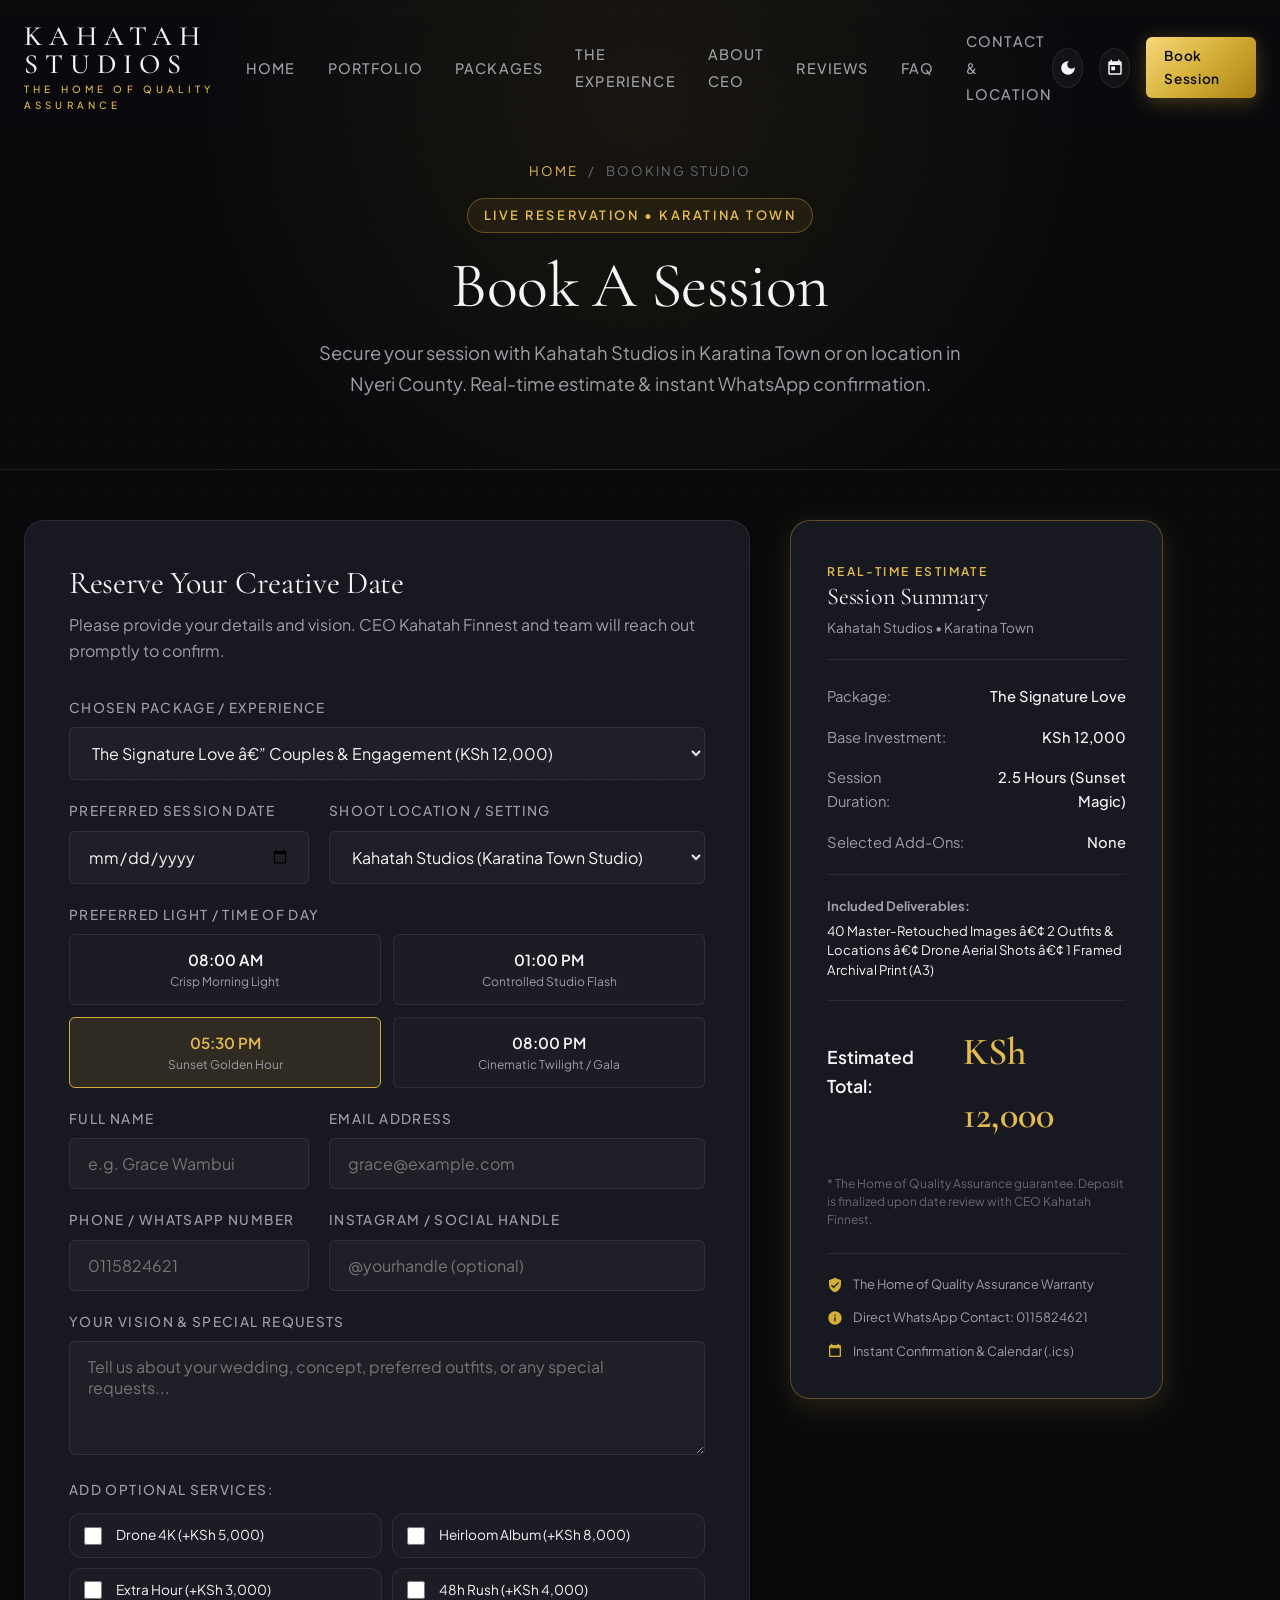
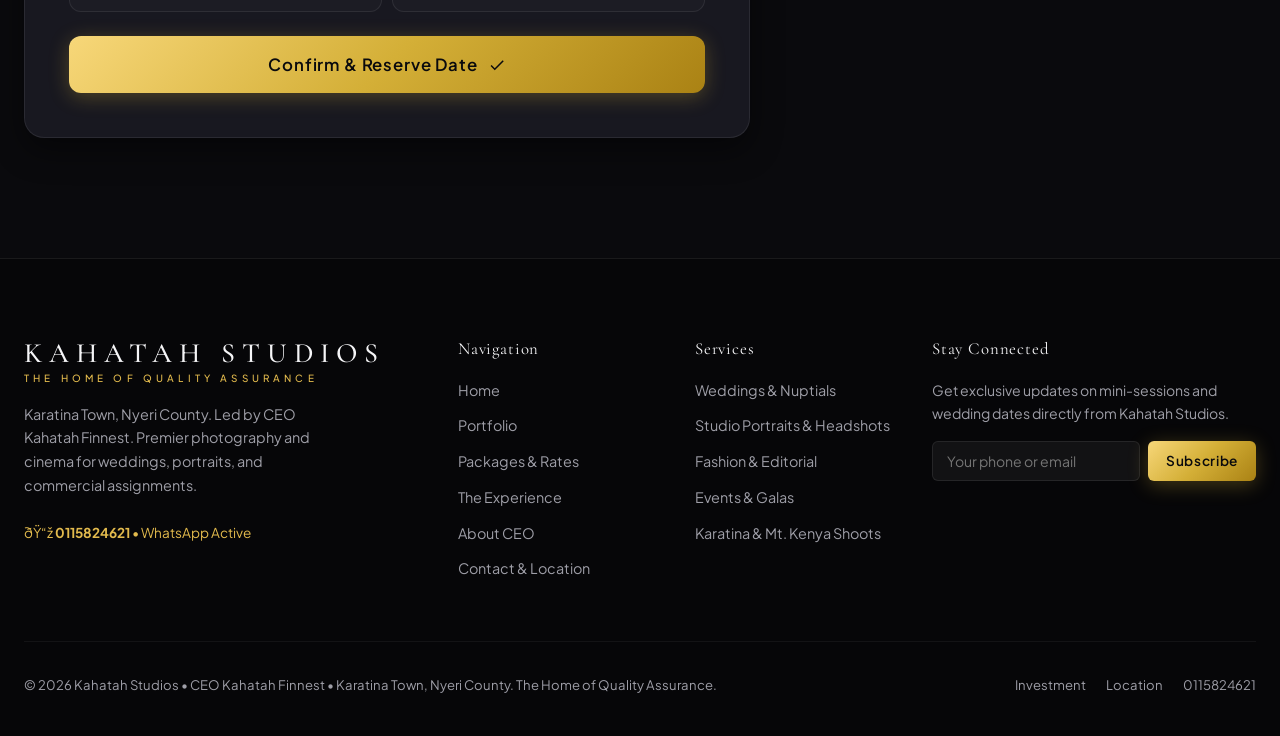
<file: booking.html>
﻿<!DOCTYPE html>
<html lang="en" data-theme="dark">
<head>
  <meta charset="UTF-8">
  <meta name="viewport" content="width=device-width, initial-scale=1.0">
  <title>Book A Session | Kahatah Studios | Karatina Town, Nyeri County</title>
  <meta name="description" content="Reserve your photography session with Kahatah Studios in Karatina Town, Nyeri County. Real-time estimate in KES, instant confirmation, and direct WhatsApp sync with CEO Kahatah Finnest (0115824621).">

  <!-- Google Fonts -->
  <link rel="preconnect" href="https://fonts.googleapis.com">
  <link rel="preconnect" href="https://fonts.gstatic.com" crossorigin>
  <link href="https://fonts.googleapis.com/css2?family=Cormorant+Garamond:ital,wght@0,300;0,400;0,600;1,300;1,400&family=Playfair+Display:ital,wght@0,400;0,600;1,400&family=Plus+Jakarta+Sans:wght@300;400;500;600;700&family=Syne:wght@500;700&display=swap" rel="stylesheet">

  <link rel="stylesheet" href="styles.css">
</head>
<body>

  <!-- Header -->
  <header class="site-header">
    <div class="container nav-wrapper">
      <a href="index.html" class="brand-logo" aria-label="Kahatah Studios Home">
        <span class="brand-name">KAHATAH STUDIOS</span>
        <span class="brand-subtitle">THE HOME OF QUALITY ASSURANCE</span>
      </a>

      <nav>
        <ul class="nav-menu" id="navMenu">
          <li><a href="index.html" class="nav-link">Home</a></li>
          <li><a href="portfolio.html" class="nav-link">Portfolio</a></li>
          <li><a href="packages.html" class="nav-link">Packages</a></li>
          <li><a href="experience.html" class="nav-link">The Experience</a></li>
          <li><a href="about.html" class="nav-link">About CEO</a></li>
          <li><a href="reviews.html" class="nav-link">Reviews</a></li>
          <li><a href="faq.html" class="nav-link">FAQ</a></li>
          <li><a href="contact.html" class="nav-link">Contact &amp; Location</a></li>
        </ul>
      </nav>

      <div class="nav-actions">
        <button class="icon-btn" id="themeToggle" title="Toggle Obsidian / Light theme" aria-label="Toggle Theme">
          <svg viewBox="0 0 24 24"><path d="M12 3c-4.97 0-9 4.03-9 9s4.03 9 9 9 9-4.03 9-9c0-.46-.04-.92-.1-1.36-.98 1.37-2.58 2.26-4.4 2.26-3.03 0-5.5-2.47-5.5-5.5 0-1.82.89-3.42 2.26-4.4-.44-.06-.9-.1-1.36-.1z"/></svg>
        </button>

        <button class="icon-btn" id="openPortalBtn" title="View Saved Bookings / Studio Portal" aria-label="Open Studio Portal">
          <svg viewBox="0 0 24 24"><path d="M19 3h-1V1h-2v2H8V1H6v2H5c-1.11 0-1.99.9-1.99 2L3 19a2 2 0 0 0 2 2h14c1.1 0 2-.9 2-2V5c0-1.1-.9-2-2-2zm0 16H5V8h14v11zM7 10h5v5H7z"/></svg>
        </button>

        <a href="booking.html" class="btn btn-primary btn-sm">Book Session</a>

        <button class="mobile-toggle" id="mobileToggle" aria-label="Open Navigation Menu">
          <svg viewBox="0 0 24 24" fill="none" stroke="currentColor" stroke-width="2"><path d="M4 6h16M4 12h16M4 18h16"/></svg>
        </button>
      </div>
    </div>
  </header>

  <main>
    <!-- Subpage Banner -->
    <section class="page-banner">
      <div class="container">
        <div class="breadcrumb-nav">
          <a href="index.html">Home</a> <span>/</span> <span>Booking Studio</span>
        </div>
        <div class="section-badge">Live Reservation &bull; Karatina Town</div>
        <h1 class="page-banner-title">Book A <span class="italic">Session</span></h1>
        <p class="page-banner-subtitle">
          Secure your session with Kahatah Studios in Karatina Town or on location in Nyeri County. Real-time estimate &amp; instant WhatsApp confirmation.
        </p>
      </div>
    </section>

    <!-- Booking Section -->
    <section class="booking-section" style="padding-top: 50px;">
      <div class="container">
        <div class="booking-layout">
          <!-- Left: The Interactive Form -->
          <div class="booking-card">
            <h3>Reserve Your Creative Date</h3>
            <p class="subtitle">Please provide your details and vision. CEO Kahatah Finnest and team will reach out promptly to confirm.</p>

            <form id="bookingForm">
              <div class="form-grid">
                <!-- Package Selection -->
                <div class="form-group full-width">
                  <label for="bookingPackageSelect" class="form-label">Chosen Package / Experience</label>
                  <select id="bookingPackageSelect" class="form-select" required>
                    <option value="portrait">The Executive Portrait — Individual Collection (KSh 2,400)</option>
                    <option value="signature" selected>The Signature Love â€” Couples &amp; Engagement (KSh 12,000)</option>
                    <option value="wedding">The Grand Royal Wedding â€” Full Wedding Luxury (KSh 45,000)</option>
                    <option value="commercial">Commercial Gala &amp; Corporate (KSh 25,000)</option>
                  </select>
                </div>

                <!-- Date Picker -->
                <div class="form-group">
                  <label for="bookingDate" class="form-label">Preferred Session Date</label>
                  <input type="date" id="bookingDate" class="form-input" required>
                </div>

                <!-- Location Preference -->
                <div class="form-group">
                  <label for="locationPref" class="form-label">Shoot Location / Setting</label>
                  <select id="locationPref" class="form-select">
                    <option value="Kahatah Studios (Karatina Town Studio)">Kahatah Studios (Karatina Town Studio)</option>
                    <option value="Karatina Town &amp; Vicinity Outdoor">Karatina Town &amp; Vicinity Outdoor</option>
                    <option value="Nyeri County / Mt. Kenya Scenic Outdoors">Nyeri County / Mt. Kenya Scenic Outdoors</option>
                    <option value="Wedding Venue (Nyeri / Central Kenya)">Wedding Venue (Nyeri / Central Kenya)</option>
                    <option value="Nairobi / Nationwide Travel">Nairobi / Nationwide Travel</option>
                  </select>
                </div>

                <!-- Time Slot Options -->
                <div class="form-group full-width">
                  <label class="form-label">Preferred Light / Time of Day</label>
                  <div class="time-slot-grid">
                    <div>
                      <input type="radio" name="timeSlot" id="slotMorning" value="Morning Light (08:00 AM)" class="slot-radio">
                      <label for="slotMorning" class="slot-label">
                        <span class="slot-time">08:00 AM</span>
                        <span class="slot-desc">Crisp Morning Light</span>
                      </label>
                    </div>
                    <div>
                      <input type="radio" name="timeSlot" id="slotMidday" value="Midday Studio (01:00 PM)" class="slot-radio">
                      <label for="slotMidday" class="slot-label">
                        <span class="slot-time">01:00 PM</span>
                        <span class="slot-desc">Controlled Studio Flash</span>
                      </label>
                    </div>
                    <div>
                      <input type="radio" name="timeSlot" id="slotGolden" value="Golden Hour (05:30 PM)" class="slot-radio" checked>
                      <label for="slotGolden" class="slot-label">
                        <span class="slot-time">05:30 PM</span>
                        <span class="slot-desc">Sunset Golden Hour</span>
                      </label>
                    </div>
                    <div>
                      <input type="radio" name="timeSlot" id="slotTwilight" value="Twilight & Night (08:00 PM)" class="slot-radio">
                      <label for="slotTwilight" class="slot-label">
                        <span class="slot-time">08:00 PM</span>
                        <span class="slot-desc">Cinematic Twilight / Gala</span>
                      </label>
                    </div>
                  </div>
                </div>

                <!-- Client Name -->
                <div class="form-group">
                  <label for="clientName" class="form-label">Full Name</label>
                  <input type="text" id="clientName" class="form-input" placeholder="e.g. Grace Wambui" required>
                </div>

                <!-- Client Email -->
                <div class="form-group">
                  <label for="clientEmail" class="form-label">Email Address</label>
                  <input type="email" id="clientEmail" class="form-input" placeholder="grace@example.com" required>
                </div>

                <!-- Client Phone -->
                <div class="form-group">
                  <label for="clientPhone" class="form-label">Phone / WhatsApp Number</label>
                  <input type="tel" id="clientPhone" class="form-input" placeholder="0115824621" required>
                </div>

                <!-- Instagram Handle -->
                <div class="form-group">
                  <label for="clientIg" class="form-label">Instagram / Social Handle</label>
                  <input type="text" id="clientIg" class="form-input" placeholder="@yourhandle (optional)">
                </div>

                <!-- Vision & Notes -->
                <div class="form-group full-width">
                  <label for="clientNotes" class="form-label">Your Vision &amp; Special Requests</label>
                  <textarea id="clientNotes" class="form-textarea" rows="4" placeholder="Tell us about your wedding, concept, preferred outfits, or any special requests..."></textarea>
                </div>
              </div>

              <!-- Add-ons in Booking -->
              <div style="margin-bottom: 24px;">
                <label class="form-label" style="display: block; margin-bottom: 12px;">Add Optional Services:</label>
                <div style="display: grid; grid-template-columns: 1fr 1fr; gap: 10px;">
                  <label class="addon-label" style="padding: 10px 14px;">
                    <div class="addon-checkbox-wrap">
                      <input type="checkbox" class="addon-checkbox" data-name="Drone Aerial 4K Photography" data-price-kes="5000">
                      <span style="font-size: 0.85rem;">Drone 4K (+KSh 5,000)</span>
                    </div>
                  </label>
                  <label class="addon-label" style="padding: 10px 14px;">
                    <div class="addon-checkbox-wrap">
                      <input type="checkbox" class="addon-checkbox" data-name="Handcrafted Leather Heirloom Album" data-price-kes="8000">
                      <span style="font-size: 0.85rem;">Heirloom Album (+KSh 8,000)</span>
                    </div>
                  </label>
                  <label class="addon-label" style="padding: 10px 14px;">
                    <div class="addon-checkbox-wrap">
                      <input type="checkbox" class="addon-checkbox" data-name="Additional Shooting Hour" data-price-kes="3000">
                      <span style="font-size: 0.85rem;">Extra Hour (+KSh 3,000)</span>
                    </div>
                  </label>
                  <label class="addon-label" style="padding: 10px 14px;">
                    <div class="addon-checkbox-wrap">
                      <input type="checkbox" class="addon-checkbox" data-name="48-Hour Rush Delivery" data-price-kes="4000">
                      <span style="font-size: 0.85rem;">48h Rush (+KSh 4,000)</span>
                    </div>
                  </label>
                </div>
              </div>

              <button type="submit" class="btn btn-primary btn-lg btn-full" id="submitBookingBtn">
                <span>Confirm &amp; Reserve Date</span>
                <svg width="18" height="18" viewBox="0 0 24 24" fill="currentColor"><path d="M9 16.17L4.83 12l-1.42 1.41L9 19 21 7l-1.41-1.41z"/></svg>
              </button>
            </form>
          </div>

          <!-- Right: Live Summary Sticky Sidebar -->
          <div class="booking-summary-sidebar">
            <div class="summary-header">
              <span style="font-size: 0.75rem; letter-spacing: 0.2em; text-transform: uppercase; color: var(--text-gold); font-weight: 600;">Real-Time Estimate</span>
              <h4>Session Summary</h4>
              <p style="font-size: 0.85rem; color: var(--text-muted);">Kahatah Studios &bull; Karatina Town</p>
            </div>

            <div class="summary-row">
              <span class="label">Package:</span>
              <span class="val" id="summaryPackageName">The Signature Love</span>
            </div>
            <div class="summary-row">
              <span class="label">Base Investment:</span>
              <span class="val" id="summaryPackagePrice">KSh 12,000</span>
            </div>
            <div class="summary-row">
              <span class="label">Session Duration:</span>
              <span class="val" id="summaryDuration">2.5 Hours</span>
            </div>
            <div class="summary-row">
              <span class="label">Selected Add-Ons:</span>
              <span class="val" id="summaryAddons">None</span>
            </div>

            <div class="summary-divider"></div>

            <div style="font-size: 0.82rem; color: var(--text-muted); margin-bottom: 12px;">
              <strong>Included Deliverables:</strong>
              <div id="summaryInclusions" style="color: var(--text-main); margin-top: 4px; line-height: 1.5;">
                40 Retouched Images â€¢ 2 Outfits â€¢ Drone Shots â€¢ Quality Assured
              </div>
            </div>

            <div class="summary-divider"></div>

            <div class="summary-total">
              <span class="total-label">Estimated Total:</span>
              <span class="total-amount" id="summaryGrandTotal">KSh 12,000</span>
            </div>

            <p style="font-size: 0.75rem; color: var(--text-dim); line-height: 1.5;">
              * The Home of Quality Assurance guarantee. Deposit is finalized upon date review with CEO Kahatah Finnest.
            </p>

            <div class="trust-badges">
              <div class="trust-item">
                <svg viewBox="0 0 24 24"><path d="M12 1L3 5v6c0 5.55 3.84 10.74 9 12 5.16-1.26 9-6.45 9-12V5l-9-4zm-2 16l-4-4 1.41-1.41L10 14.17l6.59-6.59L18 9l-8 8z"/></svg>
                <span>The Home of Quality Assurance Warranty</span>
              </div>
              <div class="trust-item">
                <svg viewBox="0 0 24 24"><path d="M12 2C6.48 2 2 6.48 2 12s4.48 10 10 10 10-4.48 10-10S17.52 2 12 2zm1 15h-2v-6h2v6zm0-8h-2V7h2v2z"/></svg>
                <span>Direct WhatsApp Contact: 0115824621</span>
              </div>
              <div class="trust-item">
                <svg viewBox="0 0 24 24"><path d="M19 3h-1V1h-2v2H8V1H6v2H5c-1.11 0-1.99.9-1.99 2L3 19a2 2 0 0 0 2 2h14c1.1 0 2-.9 2-2V5c0-1.1-.9-2-2-2zm0 16H5V8h14v11z"/></svg>
                <span>Instant Confirmation &amp; Calendar (.ics)</span>
              </div>
            </div>
          </div>
        </div>
      </div>
    </section>
  </main>

  <!-- Footer -->
  <footer class="site-footer">
    <div class="container">
      <div class="footer-top">
        <div class="footer-brand">
          <a href="index.html" class="brand-logo">
            <span class="brand-name">KAHATAH STUDIOS</span>
            <span class="brand-subtitle">THE HOME OF QUALITY ASSURANCE</span>
          </a>
          <p>
            Karatina Town, Nyeri County. Led by CEO Kahatah Finnest. Premier photography and cinema for weddings, portraits, and commercial assignments.
          </p>
          <div style="font-size: 0.85rem; color: var(--text-gold); margin-bottom: 16px;">
            ðŸ“ž <strong>0115824621</strong> &bull; WhatsApp Active
          </div>
        </div>

        <div class="footer-col">
          <h5>Navigation</h5>
          <ul class="footer-links">
            <li><a href="index.html">Home</a></li>
            <li><a href="portfolio.html">Portfolio</a></li>
            <li><a href="packages.html">Packages &amp; Rates</a></li>
            <li><a href="experience.html">The Experience</a></li>
            <li><a href="about.html">About CEO</a></li>
            <li><a href="contact.html">Contact &amp; Location</a></li>
          </ul>
        </div>

        <div class="footer-col">
          <h5>Services</h5>
          <ul class="footer-links">
            <li><a href="portfolio.html">Weddings &amp; Nuptials</a></li>
            <li><a href="portfolio.html">Studio Portraits &amp; Headshots</a></li>
            <li><a href="portfolio.html">Fashion &amp; Editorial</a></li>
            <li><a href="portfolio.html">Events &amp; Galas</a></li>
            <li><a href="portfolio.html">Karatina &amp; Mt. Kenya Shoots</a></li>
          </ul>
        </div>

        <div class="footer-col footer-newsletter">
          <h5>Stay Connected</h5>
          <p>Get exclusive updates on mini-sessions and wedding dates directly from Kahatah Studios.</p>
          <form class="newsletter-form" id="newsletterForm">
            <input type="text" class="newsletter-input" placeholder="Your phone or email" required>
            <button type="submit" class="btn btn-primary btn-sm">Subscribe</button>
          </form>
        </div>
      </div>

      <div class="footer-bottom">
        <div>&copy; 2026 Kahatah Studios &bull; CEO Kahatah Finnest &bull; Karatina Town, Nyeri County. The Home of Quality Assurance.</div>
        <div style="display: flex; gap: 20px;">
          <a href="packages.html">Investment</a>
          <a href="contact.html">Location</a>
          <a href="tel:0115824621">0115824621</a>
        </div>
      </div>
    </div>
  </footer>

  <!-- Booking Confirmation Modal -->
  <dialog class="modal-dialog" id="confirmationDialog">
    <div class="modal-content">
      <div class="modal-header">
        <div style="display: flex; align-items: center; gap: 10px;">
          <div style="width: 38px; height: 38px; border-radius: 50%; background: var(--gold-gradient); display: flex; align-items: center; justify-content: center; color: #000;">
            <svg width="20" height="20" viewBox="0 0 24 24" fill="currentColor"><path d="M9 16.17L4.83 12l-1.42 1.41L9 19 21 7l-1.41-1.41z"/></svg>
          </div>
          <h3 style="font-size: 1.6rem;">Reservation Received!</h3>
        </div>
        <button class="icon-btn" onclick="document.getElementById('confirmationDialog').close()" aria-label="Close">
          <svg viewBox="0 0 24 24"><path d="M19 6.41L17.59 5 12 10.59 6.41 5 5 6.41 10.59 12 5 17.59 6.41 19 12 13.41 17.59 19 19 17.59 13.41 12z"/></svg>
        </button>
      </div>

      <p style="color: var(--text-muted); font-size: 0.95rem;">
        Thank you, <strong id="modalClientName" style="color: var(--text-main);"></strong>. Your session reservation has been logged at <strong>Kahatah Studios (Karatina Town)</strong> â€” The Home of Quality Assurance.
      </p>

      <div class="booking-ref-box">
        <span style="font-size: 0.75rem; letter-spacing: 0.2em; text-transform: uppercase; color: var(--text-dim); display: block; margin-bottom: 4px;">Official Reference Number</span>
        <span class="ref-code" id="modalRefCode">KHT-2026-7842</span>
      </div>

      <div style="background: rgba(255,255,255,0.02); border: 1px solid var(--border-subtle); border-radius: var(--radius-sm); padding: 18px; margin-bottom: 24px; font-size: 0.9rem; display: flex; flex-direction: column; gap: 8px;">
        <div style="display: flex; justify-content: space-between;">
          <span style="color: var(--text-muted);">Selected Package:</span>
          <strong id="modalPackage" style="color: var(--text-main);">The Signature Love</strong>
        </div>
        <div style="display: flex; justify-content: space-between;">
          <span style="color: var(--text-muted);">Date &amp; Light Slot:</span>
          <span id="modalDateTime" style="color: var(--text-main);">2026-10-15 â€¢ Golden Hour</span>
        </div>
        <div style="display: flex; justify-content: space-between;">
          <span style="color: var(--text-muted);">Estimated Total:</span>
          <strong id="modalTotal" style="color: var(--text-gold); font-size: 1.1rem;">KSh 12,000</strong>
        </div>
      </div>

      <div style="display: flex; flex-direction: column; gap: 12px;">
        <a href="#" target="_blank" rel="noopener" class="btn btn-primary btn-full" id="whatsappConfirmBtn">
          <svg width="18" height="18" viewBox="0 0 24 24" fill="currentColor"><path d="M12 2C6.48 2 2 6.48 2 12c0 1.82.49 3.53 1.34 5L2 22l5.17-1.31C8.6 21.48 10.25 22 12 22c5.52 0 10-4.48 10-10S17.52 2 12 2zm.02 18c-1.57 0-3.08-.43-4.39-1.2l-.31-.18-3.23.82.86-3.13-.2-.33A7.95 7.95 0 0 1 4.02 12c0-4.41 3.59-8 8-8s8 3.59 8 8-3.59 8-8 8zm4.41-6.19c-.24-.12-1.43-.7-1.65-.78-.22-.08-.38-.12-.54.12-.16.24-.62.78-.76.94-.14.16-.28.18-.52.06-.24-.12-1.02-.38-1.95-1.2-.72-.64-1.21-1.44-1.35-1.68-.14-.24-.01-.37.11-.49.11-.11.24-.28.36-.42.12-.14.16-.24.24-.4.08-.16.04-.3-.02-.42-.06-.12-.54-1.3-.74-1.78-.2-.47-.4-.41-.54-.42l-.46-.01c-.16 0-.42.06-.64.3-.22.24-.84.82-.84 2 0 1.18.86 2.32.98 2.48.12.16 1.7 2.59 4.12 3.63.58.25 1.03.39 1.38.51.58.18 1.11.16 1.53.1.47-.07 1.43-.58 1.63-1.15.2-.56.2-1.05.14-1.15-.06-.1-.22-.16-.46-.28z"/></svg>
          Send Reservation to WhatsApp (0115824621)
        </a>

        <button class="btn btn-outline btn-full" id="downloadIcsBtn">
          <svg width="18" height="18" viewBox="0 0 24 24" fill="currentColor"><path d="M19 3h-1V1h-2v2H8V1H6v2H5c-1.11 0-1.99.9-1.99 2L3 19a2 2 0 0 0 2 2h14c1.1 0 2-.9 2-2V5c0-1.1-.9-2-2-2zm0 16H5V8h14v11z"/></svg>
          Add to Apple / Google Calendar (.ics)
        </button>

        <button class="btn btn-gold-outline btn-full" onclick="document.getElementById('confirmationDialog').close()">
          Done &amp; Return to Website
        </button>
      </div>
    </div>
  </dialog>

  <!-- Studio Portal Dialog -->
  <dialog class="modal-dialog" id="portalDialog">
    <div class="modal-content">
      <div class="modal-header">
        <div style="display: flex; align-items: center; gap: 10px;">
          <div style="width: 36px; height: 36px; border-radius: 50%; background: rgba(212,175,55,0.15); display: flex; align-items: center; justify-content: center; color: var(--text-gold);">
            <svg width="18" height="18" viewBox="0 0 24 24" fill="currentColor"><path d="M19 3h-1V1h-2v2H8V1H6v2H5c-1.11 0-1.99.9-1.99 2L3 19a2 2 0 0 0 2 2h14c1.1 0 2-.9 2-2V5c0-1.1-.9-2-2-2zm0 16H5V8h14v11zM7 10h5v5H7z"/></svg>
          </div>
          <h3 style="font-size: 1.5rem;">Kahatah Studios Docket</h3>
        </div>
        <button class="icon-btn" id="portalClose" aria-label="Close Portal">
          <svg viewBox="0 0 24 24"><path d="M19 6.41L17.59 5 12 10.59 6.41 5 5 6.41 10.59 12 5 17.59 6.41 19 12 13.41 17.59 19 19 17.59 13.41 12z"/></svg>
        </button>
      </div>

      <p style="font-size: 0.85rem; color: var(--text-muted); margin-bottom: 20px;">
        Local reservation registry stored safely in your browser session for <strong>Kahatah Studios (Karatina Town)</strong>.
      </p>

      <div id="portalBookingsList" style="max-height: 380px; overflow-y: auto; margin-bottom: 20px;"></div>

      <div style="display: flex; justify-content: space-between; align-items: center;">
        <button class="btn btn-sm btn-outline" id="clearBookingsBtn" style="color: #ff6b6b; border-color: rgba(255,107,107,0.3);">
          Clear Local Records
        </button>
        <button class="btn btn-sm btn-primary" onclick="document.getElementById('portalDialog').close()">
          Close
        </button>
      </div>
    </div>
  </dialog>

  <script src="app.js"></script>
</body>
</html>
</file>
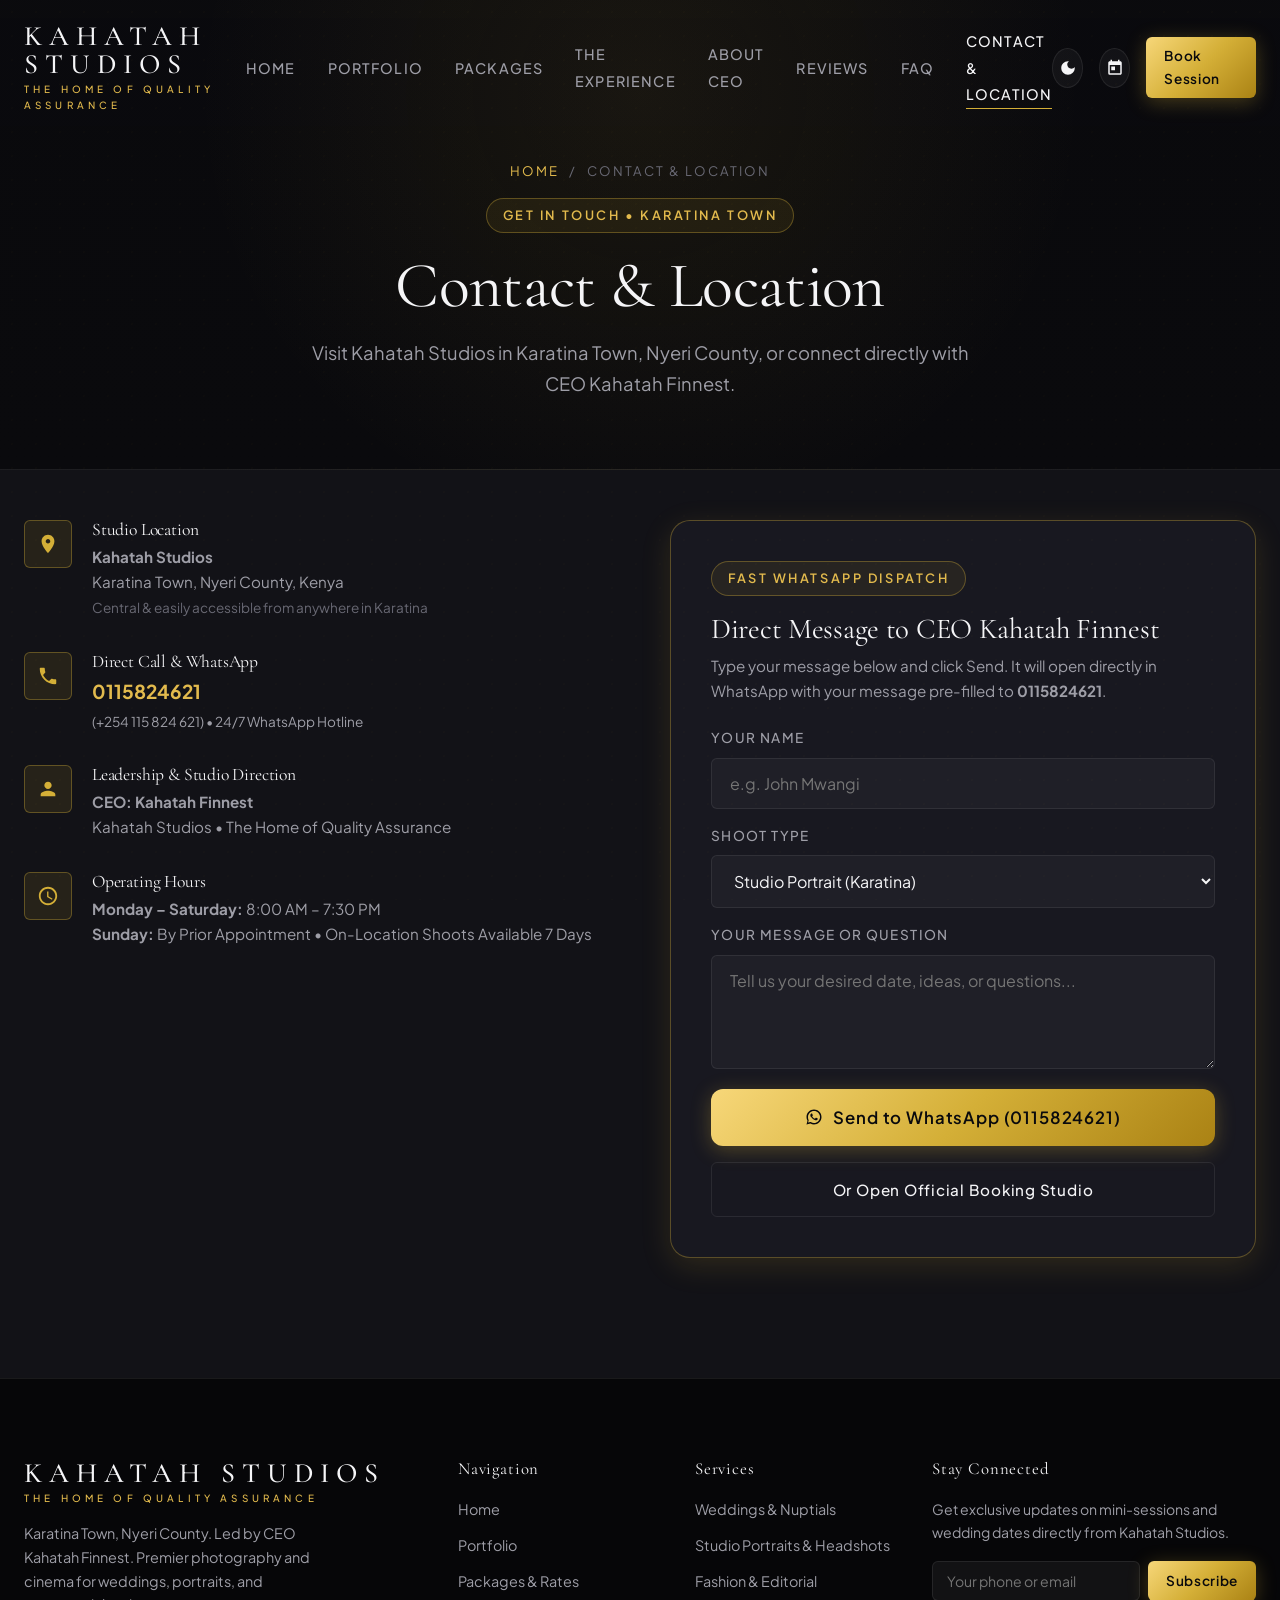
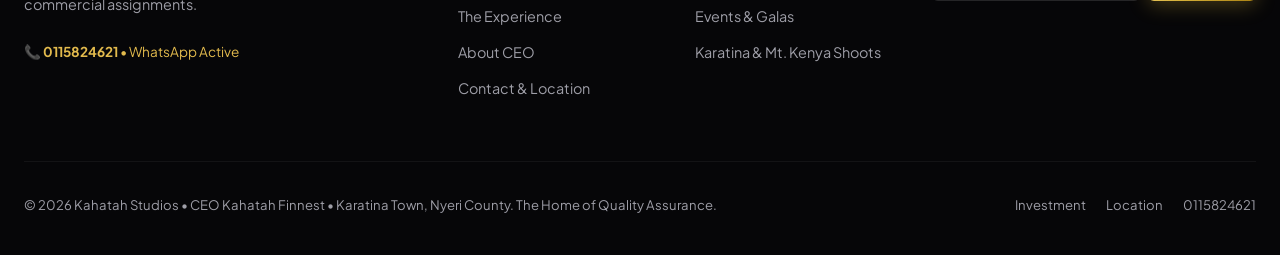
<file: contact.html>
<!DOCTYPE html>
<html lang="en" data-theme="dark">
<head>
  <meta charset="UTF-8">
  <meta name="viewport" content="width=device-width, initial-scale=1.0">
  <title>Contact & Location | Kahatah Studios | Karatina Town, Nyeri County</title>
  <meta name="description" content="Contact Kahatah Studios in Karatina Town, Nyeri County. Phone and WhatsApp: 0115824621. CEO Kahatah Finnest. The Home of Quality Assurance.">

  <!-- Google Fonts -->
  <link rel="preconnect" href="https://fonts.googleapis.com">
  <link rel="preconnect" href="https://fonts.gstatic.com" crossorigin>
  <link href="https://fonts.googleapis.com/css2?family=Cormorant+Garamond:ital,wght@0,300;0,400;0,600;1,300;1,400&family=Playfair+Display:ital,wght@0,400;0,600;1,400&family=Plus+Jakarta+Sans:wght@300;400;500;600;700&family=Syne:wght@500;700&display=swap" rel="stylesheet">

  <link rel="stylesheet" href="styles.css">
</head>
<body>

  <!-- Header -->
  <header class="site-header">
    <div class="container nav-wrapper">
      <a href="index.html" class="brand-logo" aria-label="Kahatah Studios Home">
        <span class="brand-name">KAHATAH STUDIOS</span>
        <span class="brand-subtitle">THE HOME OF QUALITY ASSURANCE</span>
      </a>

      <nav>
        <ul class="nav-menu" id="navMenu">
          <li><a href="index.html" class="nav-link">Home</a></li>
          <li><a href="portfolio.html" class="nav-link">Portfolio</a></li>
          <li><a href="packages.html" class="nav-link">Packages</a></li>
          <li><a href="experience.html" class="nav-link">The Experience</a></li>
          <li><a href="about.html" class="nav-link">About CEO</a></li>
          <li><a href="reviews.html" class="nav-link">Reviews</a></li>
          <li><a href="faq.html" class="nav-link">FAQ</a></li>
          <li><a href="contact.html" class="nav-link active">Contact &amp; Location</a></li>
        </ul>
      </nav>

      <div class="nav-actions">
        <button class="icon-btn" id="themeToggle" title="Toggle Obsidian / Light theme" aria-label="Toggle Theme">
          <svg viewBox="0 0 24 24"><path d="M12 3c-4.97 0-9 4.03-9 9s4.03 9 9 9 9-4.03 9-9c0-.46-.04-.92-.1-1.36-.98 1.37-2.58 2.26-4.4 2.26-3.03 0-5.5-2.47-5.5-5.5 0-1.82.89-3.42 2.26-4.4-.44-.06-.9-.1-1.36-.1z"/></svg>
        </button>

        <button class="icon-btn" id="openPortalBtn" title="View Saved Bookings / Studio Portal" aria-label="Open Studio Portal">
          <svg viewBox="0 0 24 24"><path d="M19 3h-1V1h-2v2H8V1H6v2H5c-1.11 0-1.99.9-1.99 2L3 19a2 2 0 0 0 2 2h14c1.1 0 2-.9 2-2V5c0-1.1-.9-2-2-2zm0 16H5V8h14v11zM7 10h5v5H7z"/></svg>
        </button>

        <a href="booking.html" class="btn btn-primary btn-sm">Book Session</a>

        <button class="mobile-toggle" id="mobileToggle" aria-label="Open Navigation Menu">
          <svg viewBox="0 0 24 24" fill="none" stroke="currentColor" stroke-width="2"><path d="M4 6h16M4 12h16M4 18h16"/></svg>
        </button>
      </div>
    </div>
  </header>

  <main>
    <!-- Subpage Banner -->
    <section class="page-banner">
      <div class="container">
        <div class="breadcrumb-nav">
          <a href="index.html">Home</a> <span>/</span> <span>Contact &amp; Location</span>
        </div>
        <div class="section-badge">Get In Touch &bull; Karatina Town</div>
        <h1 class="page-banner-title">Contact &amp; <span class="italic">Location</span></h1>
        <p class="page-banner-subtitle">
          Visit Kahatah Studios in Karatina Town, Nyeri County, or connect directly with CEO Kahatah Finnest.
        </p>
      </div>
    </section>

    <!-- Main Contact Section -->
    <section class="contact-section" style="padding-top: 50px;">
      <div class="container">
        <div class="contact-layout">
          <!-- Info Cards -->
          <div class="contact-info-card">
            <div class="contact-item">
              <div class="contact-icon-box">
                <svg viewBox="0 0 24 24"><path d="M12 2C8.13 2 5 5.13 5 9c0 5.25 7 13 7 13s7-7.75 7-13c0-3.87-3.13-7-7-7zm0 9.5c-1.38 0-2.5-1.12-2.5-2.5s1.12-2.5 2.5-2.5 2.5 1.12 2.5 2.5-1.12 2.5-2.5 2.5z"/></svg>
              </div>
              <div>
                <h5>Studio Location</h5>
                <p><strong>Kahatah Studios</strong><br>Karatina Town, Nyeri County, Kenya<br><span style="color: var(--text-dim); font-size: 0.85rem;">Central &amp; easily accessible from anywhere in Karatina</span></p>
              </div>
            </div>

            <div class="contact-item">
              <div class="contact-icon-box">
                <svg viewBox="0 0 24 24"><path d="M6.62 10.79c1.44 2.83 3.76 5.14 6.59 6.59l2.2-2.2c.27-.27.67-.36 1.02-.24 1.12.37 2.33.57 3.57.57.55 0 1 .45 1 1V20c0 .55-.45 1-1 1-9.39 0-17-7.61-17-17 0-.55.45-1 1-1h3.5c.55 0 1 .45 1 1 0 1.25.2 2.45.57 3.57.11.35.03.74-.25 1.02l-2.2 2.2z"/></svg>
              </div>
              <div>
                <h5>Direct Call &amp; WhatsApp</h5>
                <p>
                  <a href="tel:0115824621" style="color: var(--text-gold); font-weight: 700; font-size: 1.2rem;">0115824621</a><br>
                  <span style="font-size: 0.85rem; color: var(--text-muted);">(+254 115 824 621) &bull; 24/7 WhatsApp Hotline</span>
                </p>
              </div>
            </div>

            <div class="contact-item">
              <div class="contact-icon-box">
                <svg viewBox="0 0 24 24"><path d="M12 12c2.21 0 4-1.79 4-4s-1.79-4-4-4-4 1.79-4 4 1.79 4 4 4zm0 2c-2.67 0-8 1.34-8 4v2h16v-2c0-2.66-5.33-4-8-4z"/></svg>
              </div>
              <div>
                <h5>Leadership &amp; Studio Direction</h5>
                <p>
                  <strong>CEO: Kahatah Finnest</strong><br>
                  Kahatah Studios &bull; The Home of Quality Assurance
                </p>
              </div>
            </div>

            <div class="contact-item">
              <div class="contact-icon-box">
                <svg viewBox="0 0 24 24"><path d="M11.99 2C6.47 2 2 6.48 2 12s4.47 10 9.99 10C17.52 22 22 17.52 22 12S17.52 2 11.99 2zM12 20c-4.42 0-8-3.58-8-8s3.58-8 8-8 8 3.58 8 8-3.58 8-8 8zm.5-13H11v6l5.25 3.15.75-1.23-4.5-2.67z"/></svg>
              </div>
              <div>
                <h5>Operating Hours</h5>
                <p>
                  <strong>Monday – Saturday:</strong> 8:00 AM – 7:30 PM<br>
                  <strong>Sunday:</strong> By Prior Appointment &bull; On-Location Shoots Available 7 Days
                </p>
              </div>
            </div>
          </div>

          <!-- Quick WhatsApp / Direct Inquiry Form -->
          <div style="background: var(--bg-card); border: 1px solid var(--border-gold); border-radius: var(--radius-lg); padding: 40px; box-shadow: var(--shadow-gold);">
            <div class="section-badge">Fast WhatsApp Dispatch</div>
            <h4 style="font-size: 1.8rem; margin-bottom: 8px;">Direct Message to CEO Kahatah Finnest</h4>
            <p style="margin-bottom: 24px; font-size: 0.95rem; color: var(--text-muted);">
              Type your message below and click Send. It will open directly in WhatsApp with your message pre-filled to <strong>0115824621</strong>.
            </p>

            <form id="quickContactForm" onsubmit="event.preventDefault(); sendWhatsAppInquiry();">
              <div style="display: flex; flex-direction: column; gap: 16px; margin-bottom: 20px;">
                <div class="form-group">
                  <label class="form-label">Your Name</label>
                  <input type="text" id="contactSenderName" class="form-input" placeholder="e.g. John Mwangi" required>
                </div>

                <div class="form-group">
                  <label class="form-label">Shoot Type</label>
                  <select id="contactShootType" class="form-select">
                    <option value="Studio Portrait (Karatina)">Studio Portrait (Karatina)</option>
                    <option value="Wedding / Nuptials (Nyeri / Central Kenya)">Wedding / Nuptials (Nyeri / Central Kenya)</option>
                    <option value="Couples / Engagement">Couples / Engagement</option>
                    <option value="Graduation / Family Shoot">Graduation / Family Shoot</option>
                    <option value="Commercial / Brand Campaign">Commercial / Brand Campaign</option>
                    <option value="Other Custom Inquiry">Other Custom Inquiry</option>
                  </select>
                </div>

                <div class="form-group">
                  <label class="form-label">Your Message or Question</label>
                  <textarea id="contactSenderMsg" class="form-textarea" rows="4" placeholder="Tell us your desired date, ideas, or questions..." required></textarea>
                </div>
              </div>

              <button type="submit" class="btn btn-primary btn-lg btn-full">
                <svg width="18" height="18" viewBox="0 0 24 24" fill="currentColor"><path d="M12 2C6.48 2 2 6.48 2 12c0 1.82.49 3.53 1.34 5L2 22l5.17-1.31C8.6 21.48 10.25 22 12 22c5.52 0 10-4.48 10-10S17.52 2 12 2zm.02 18c-1.57 0-3.08-.43-4.39-1.2l-.31-.18-3.23.82.86-3.13-.2-.33A7.95 7.95 0 0 1 4.02 12c0-4.41 3.59-8 8-8s8 3.59 8 8-3.59 8-8 8zm4.41-6.19c-.24-.12-1.43-.7-1.65-.78-.22-.08-.38-.12-.54.12-.16.24-.62.78-.76.94-.14.16-.28.18-.52.06-.24-.12-1.02-.38-1.95-1.2-.72-.64-1.21-1.44-1.35-1.68-.14-.24-.01-.37.11-.49.11-.11.24-.28.36-.42.12-.14.16-.24.24-.4.08-.16.04-.3-.02-.42-.06-.12-.54-1.3-.74-1.78-.2-.47-.4-.41-.54-.42l-.46-.01c-.16 0-.42.06-.64.3-.22.24-.84.82-.84 2 0 1.18.86 2.32.98 2.48.12.16 1.7 2.59 4.12 3.63.58.25 1.03.39 1.38.51.58.18 1.11.16 1.53.1.47-.07 1.43-.58 1.63-1.15.2-.56.2-1.05.14-1.15-.06-.1-.22-.16-.46-.28z"/></svg>
                Send to WhatsApp (0115824621)
              </button>

              <div style="margin-top: 16px; text-align: center;">
                <a href="booking.html" class="btn btn-outline btn-full">
                  Or Open Official Booking Studio
                </a>
              </div>
            </form>
          </div>
        </div>
      </div>
    </section>
  </main>

  <!-- Footer -->
  <footer class="site-footer">
    <div class="container">
      <div class="footer-top">
        <div class="footer-brand">
          <a href="index.html" class="brand-logo">
            <span class="brand-name">KAHATAH STUDIOS</span>
            <span class="brand-subtitle">THE HOME OF QUALITY ASSURANCE</span>
          </a>
          <p>
            Karatina Town, Nyeri County. Led by CEO Kahatah Finnest. Premier photography and cinema for weddings, portraits, and commercial assignments.
          </p>
          <div style="font-size: 0.85rem; color: var(--text-gold); margin-bottom: 16px;">
            📞 <strong>0115824621</strong> &bull; WhatsApp Active
          </div>
        </div>

        <div class="footer-col">
          <h5>Navigation</h5>
          <ul class="footer-links">
            <li><a href="index.html">Home</a></li>
            <li><a href="portfolio.html">Portfolio</a></li>
            <li><a href="packages.html">Packages &amp; Rates</a></li>
            <li><a href="experience.html">The Experience</a></li>
            <li><a href="about.html">About CEO</a></li>
            <li><a href="contact.html">Contact &amp; Location</a></li>
          </ul>
        </div>

        <div class="footer-col">
          <h5>Services</h5>
          <ul class="footer-links">
            <li><a href="portfolio.html">Weddings &amp; Nuptials</a></li>
            <li><a href="portfolio.html">Studio Portraits &amp; Headshots</a></li>
            <li><a href="portfolio.html">Fashion &amp; Editorial</a></li>
            <li><a href="portfolio.html">Events &amp; Galas</a></li>
            <li><a href="portfolio.html">Karatina &amp; Mt. Kenya Shoots</a></li>
          </ul>
        </div>

        <div class="footer-col footer-newsletter">
          <h5>Stay Connected</h5>
          <p>Get exclusive updates on mini-sessions and wedding dates directly from Kahatah Studios.</p>
          <form class="newsletter-form" id="newsletterForm">
            <input type="text" class="newsletter-input" placeholder="Your phone or email" required>
            <button type="submit" class="btn btn-primary btn-sm">Subscribe</button>
          </form>
        </div>
      </div>

      <div class="footer-bottom">
        <div>&copy; 2026 Kahatah Studios &bull; CEO Kahatah Finnest &bull; Karatina Town, Nyeri County. The Home of Quality Assurance.</div>
        <div style="display: flex; gap: 20px;">
          <a href="packages.html">Investment</a>
          <a href="contact.html">Location</a>
          <a href="tel:0115824621">0115824621</a>
        </div>
      </div>
    </div>
  </footer>

  <!-- Studio Portal Dialog -->
  <dialog class="modal-dialog" id="portalDialog">
    <div class="modal-content">
      <div class="modal-header">
        <div style="display: flex; align-items: center; gap: 10px;">
          <div style="width: 36px; height: 36px; border-radius: 50%; background: rgba(212,175,55,0.15); display: flex; align-items: center; justify-content: center; color: var(--text-gold);">
            <svg width="18" height="18" viewBox="0 0 24 24" fill="currentColor"><path d="M19 3h-1V1h-2v2H8V1H6v2H5c-1.11 0-1.99.9-1.99 2L3 19a2 2 0 0 0 2 2h14c1.1 0 2-.9 2-2V5c0-1.1-.9-2-2-2zm0 16H5V8h14v11zM7 10h5v5H7z"/></svg>
          </div>
          <h3 style="font-size: 1.5rem;">Kahatah Studios Docket</h3>
        </div>
        <button class="icon-btn" id="portalClose" aria-label="Close Portal">
          <svg viewBox="0 0 24 24"><path d="M19 6.41L17.59 5 12 10.59 6.41 5 5 6.41 10.59 12 5 17.59 6.41 19 12 13.41 17.59 19 19 17.59 13.41 12z"/></svg>
        </button>
      </div>

      <p style="font-size: 0.85rem; color: var(--text-muted); margin-bottom: 20px;">
        Local reservation registry stored safely in your browser session for <strong>Kahatah Studios (Karatina Town)</strong>.
      </p>

      <div id="portalBookingsList" style="max-height: 380px; overflow-y: auto; margin-bottom: 20px;"></div>

      <div style="display: flex; justify-content: space-between; align-items: center;">
        <button class="btn btn-sm btn-outline" id="clearBookingsBtn" style="color: #ff6b6b; border-color: rgba(255,107,107,0.3);">
          Clear Local Records
        </button>
        <button class="btn btn-sm btn-primary" onclick="document.getElementById('portalDialog').close()">
          Close
        </button>
      </div>
    </div>
  </dialog>

  <script src="app.js"></script>
  <script>
    function sendWhatsAppInquiry() {
      const name = document.getElementById("contactSenderName").value.trim();
      const type = document.getElementById("contactShootType").value;
      const msg = document.getElementById("contactSenderMsg").value.trim();

      const text = encodeURIComponent(
        `Hello Kahatah Studios (CEO Kahatah Finnest)! My name is ${name}.\n\nInquiry Type: ${type}\nMessage: ${msg}\n\nLooking forward to hearing from you!`
      );
      window.open(`https://wa.me/254115824621?text=${text}`, "_blank");
    }
  </script>
</body>
</html>
</file>
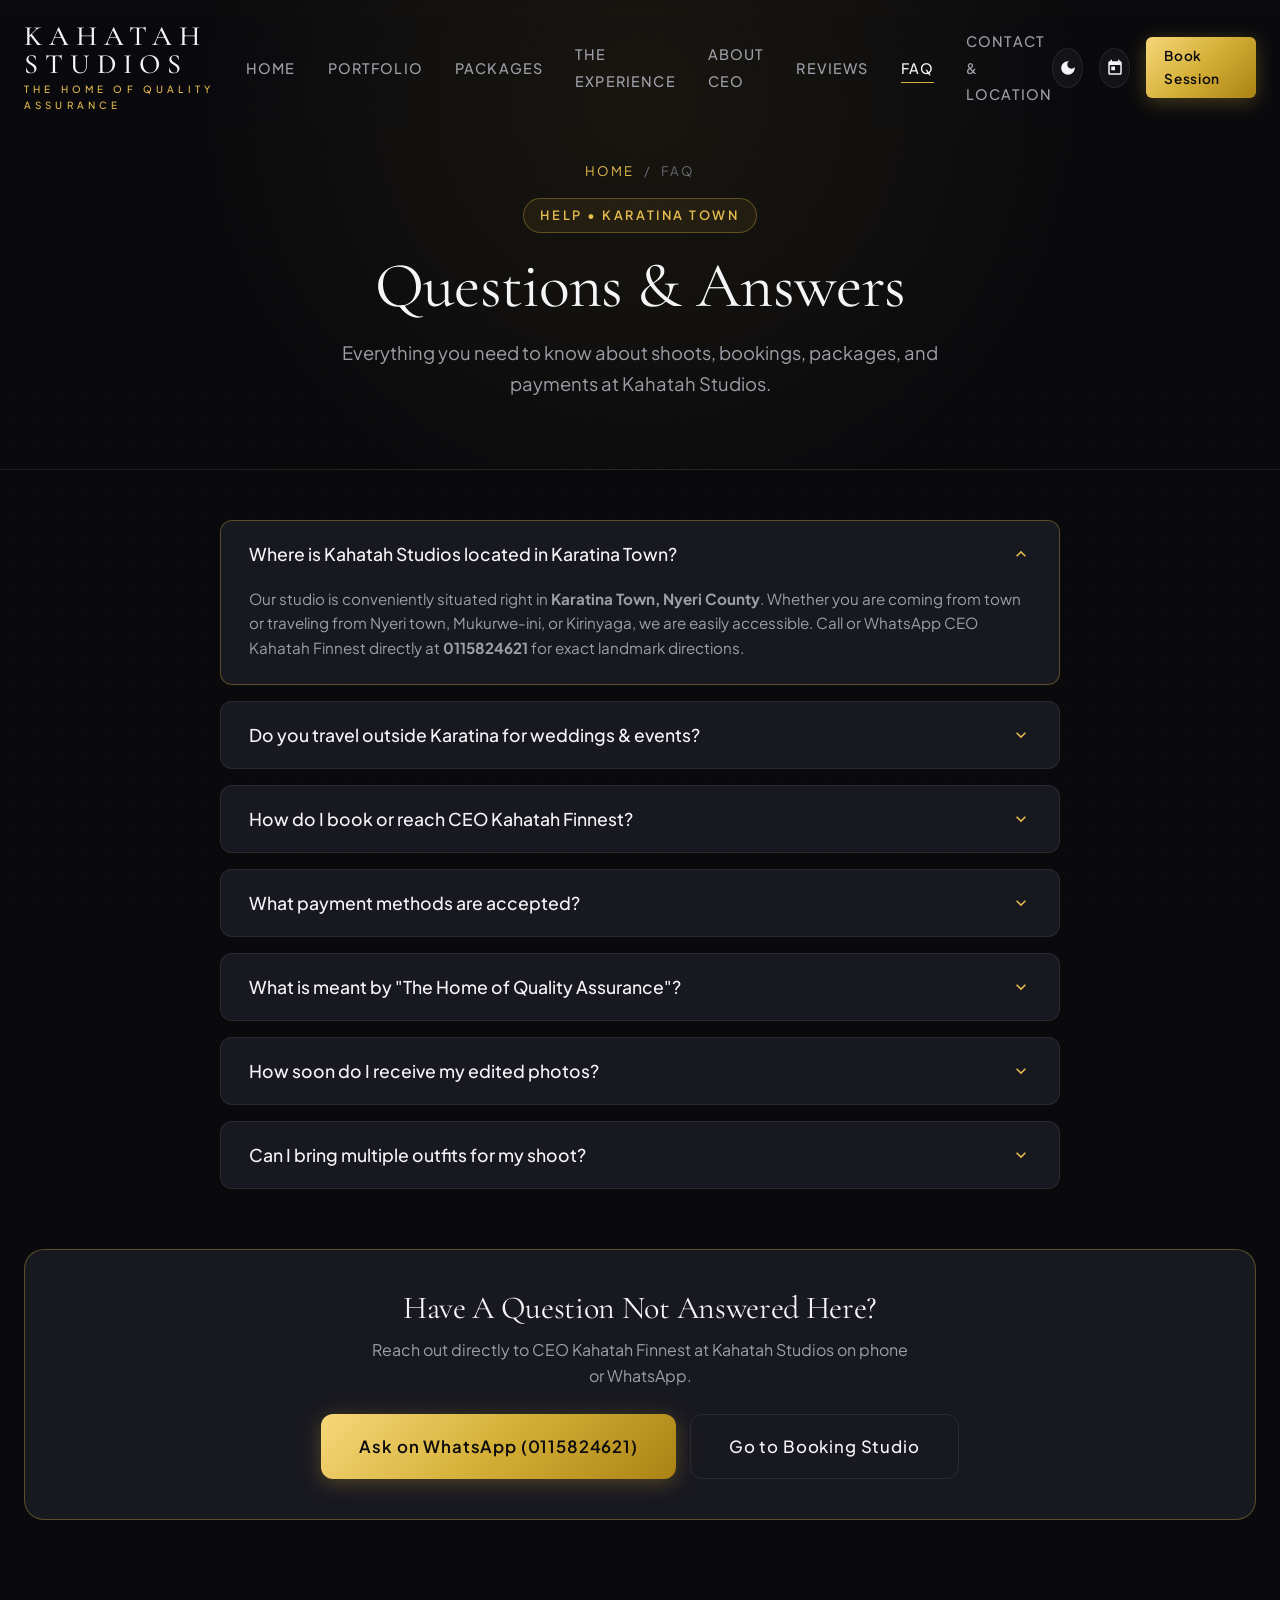
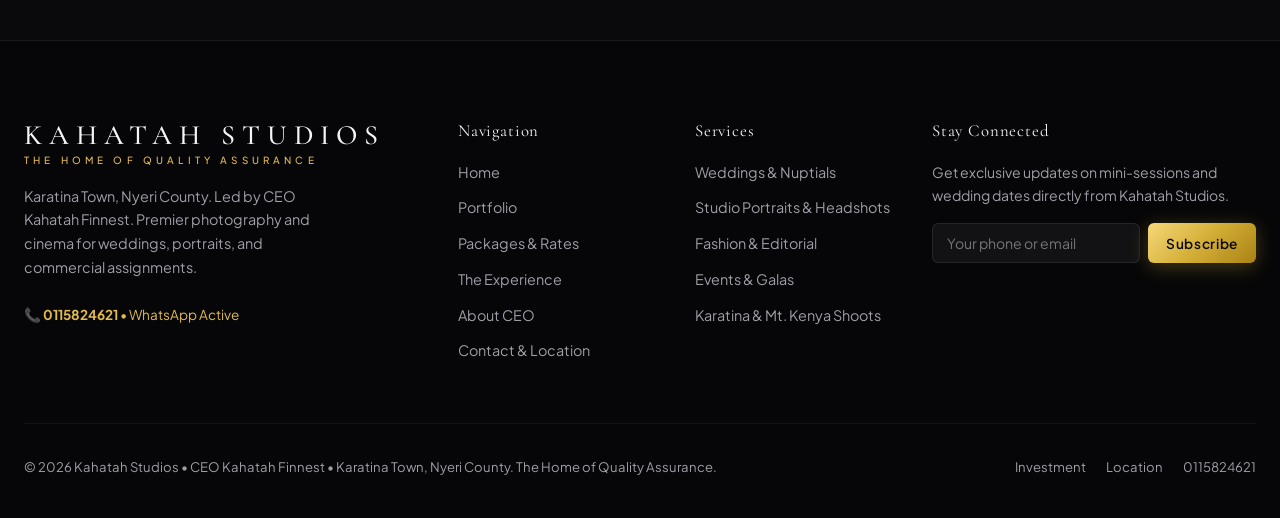
<file: faq.html>
<!DOCTYPE html>
<html lang="en" data-theme="dark">
<head>
  <meta charset="UTF-8">
  <meta name="viewport" content="width=device-width, initial-scale=1.0">
  <title>FAQ | Kahatah Studios | Karatina Town, Nyeri County</title>
  <meta name="description" content="Frequently asked questions about photoshoots, wedding packages, location in Karatina Town, and booking with Kahatah Studios — The Home of Quality Assurance.">

  <!-- Google Fonts -->
  <link rel="preconnect" href="https://fonts.googleapis.com">
  <link rel="preconnect" href="https://fonts.gstatic.com" crossorigin>
  <link href="https://fonts.googleapis.com/css2?family=Cormorant+Garamond:ital,wght@0,300;0,400;0,600;1,300;1,400&family=Playfair+Display:ital,wght@0,400;0,600;1,400&family=Plus+Jakarta+Sans:wght@300;400;500;600;700&family=Syne:wght@500;700&display=swap" rel="stylesheet">

  <link rel="stylesheet" href="styles.css">
</head>
<body>

  <!-- Header -->
  <header class="site-header">
    <div class="container nav-wrapper">
      <a href="index.html" class="brand-logo" aria-label="Kahatah Studios Home">
        <span class="brand-name">KAHATAH STUDIOS</span>
        <span class="brand-subtitle">THE HOME OF QUALITY ASSURANCE</span>
      </a>

      <nav>
        <ul class="nav-menu" id="navMenu">
          <li><a href="index.html" class="nav-link">Home</a></li>
          <li><a href="portfolio.html" class="nav-link">Portfolio</a></li>
          <li><a href="packages.html" class="nav-link">Packages</a></li>
          <li><a href="experience.html" class="nav-link">The Experience</a></li>
          <li><a href="about.html" class="nav-link">About CEO</a></li>
          <li><a href="reviews.html" class="nav-link">Reviews</a></li>
          <li><a href="faq.html" class="nav-link active">FAQ</a></li>
          <li><a href="contact.html" class="nav-link">Contact &amp; Location</a></li>
        </ul>
      </nav>

      <div class="nav-actions">
        <button class="icon-btn" id="themeToggle" title="Toggle Obsidian / Light theme" aria-label="Toggle Theme">
          <svg viewBox="0 0 24 24"><path d="M12 3c-4.97 0-9 4.03-9 9s4.03 9 9 9 9-4.03 9-9c0-.46-.04-.92-.1-1.36-.98 1.37-2.58 2.26-4.4 2.26-3.03 0-5.5-2.47-5.5-5.5 0-1.82.89-3.42 2.26-4.4-.44-.06-.9-.1-1.36-.1z"/></svg>
        </button>

        <button class="icon-btn" id="openPortalBtn" title="View Saved Bookings / Studio Portal" aria-label="Open Studio Portal">
          <svg viewBox="0 0 24 24"><path d="M19 3h-1V1h-2v2H8V1H6v2H5c-1.11 0-1.99.9-1.99 2L3 19a2 2 0 0 0 2 2h14c1.1 0 2-.9 2-2V5c0-1.1-.9-2-2-2zm0 16H5V8h14v11zM7 10h5v5H7z"/></svg>
        </button>

        <a href="booking.html" class="btn btn-primary btn-sm">Book Session</a>

        <button class="mobile-toggle" id="mobileToggle" aria-label="Open Navigation Menu">
          <svg viewBox="0 0 24 24" fill="none" stroke="currentColor" stroke-width="2"><path d="M4 6h16M4 12h16M4 18h16"/></svg>
        </button>
      </div>
    </div>
  </header>

  <main>
    <!-- Subpage Banner -->
    <section class="page-banner">
      <div class="container">
        <div class="breadcrumb-nav">
          <a href="index.html">Home</a> <span>/</span> <span>FAQ</span>
        </div>
        <div class="section-badge">Help &bull; Karatina Town</div>
        <h1 class="page-banner-title">Questions &amp; <span class="italic">Answers</span></h1>
        <p class="page-banner-subtitle">
          Everything you need to know about shoots, bookings, packages, and payments at Kahatah Studios.
        </p>
      </div>
    </section>

    <!-- FAQ Accordion Section -->
    <section class="faq-section" style="padding-top: 50px;">
      <div class="container">
        <div class="faq-accordion">
          <!-- Item 1 -->
          <div class="faq-item active">
            <button class="faq-question">
              <span>Where is Kahatah Studios located in Karatina Town?</span>
              <svg class="faq-icon" viewBox="0 0 24 24"><path d="M16.59 8.59L12 13.17 7.41 8.59 6 10l6 6 6-6z"/></svg>
            </button>
            <div class="faq-answer">
              <p>Our studio is conveniently situated right in <strong>Karatina Town, Nyeri County</strong>. Whether you are coming from town or traveling from Nyeri town, Mukurwe-ini, or Kirinyaga, we are easily accessible. Call or WhatsApp CEO Kahatah Finnest directly at <strong>0115824621</strong> for exact landmark directions.</p>
            </div>
          </div>

          <!-- Item 2 -->
          <div class="faq-item">
            <button class="faq-question">
              <span>Do you travel outside Karatina for weddings &amp; events?</span>
              <svg class="faq-icon" viewBox="0 0 24 24"><path d="M16.59 8.59L12 13.17 7.41 8.59 6 10l6 6 6-6z"/></svg>
            </button>
            <div class="faq-answer">
              <p>Yes, absolutely! We frequently travel throughout Nyeri County, the Mt. Kenya slopes, Kirinyaga, Embu, Murang'a, Nairobi, and across all 47 counties of Kenya. Travel logistics are clearly agreed upon upfront with no hidden surprises.</p>
            </div>
          </div>

          <!-- Item 3 -->
          <div class="faq-item">
            <button class="faq-question">
              <span>How do I book or reach CEO Kahatah Finnest?</span>
              <svg class="faq-icon" viewBox="0 0 24 24"><path d="M16.59 8.59L12 13.17 7.41 8.59 6 10l6 6 6-6z"/></svg>
            </button>
            <div class="faq-answer">
              <p>You can reserve directly through the <a href="booking.html" style="color: var(--text-gold); text-decoration: underline;">Booking Studio</a> on this website, or call/WhatsApp CEO Kahatah Finnest directly at <strong>0115824621</strong>. We respond swiftly to all inquiries.</p>
            </div>
          </div>

          <!-- Item 4 -->
          <div class="faq-item">
            <button class="faq-question">
              <span>What payment methods are accepted?</span>
              <svg class="faq-icon" viewBox="0 0 24 24"><path d="M16.59 8.59L12 13.17 7.41 8.59 6 10l6 6 6-6z"/></svg>
            </button>
            <div class="faq-answer">
              <p>We accept <strong>M-Pesa</strong> (Send Money &amp; Till), Cash at the studio in Karatina Town, and Direct Bank Transfer. A small commitment deposit secures your chosen date, with the balance cleared upon receipt of your final deliverables.</p>
            </div>
          </div>

          <!-- Item 5 -->
          <div class="faq-item">
            <button class="faq-question">
              <span>What is meant by "The Home of Quality Assurance"?</span>
              <svg class="faq-icon" viewBox="0 0 24 24"><path d="M16.59 8.59L12 13.17 7.41 8.59 6 10l6 6 6-6z"/></svg>
            </button>
            <div class="faq-answer">
              <p>"The Home of Quality Assurance" is our trademark standard. It means professional lighting equipment, backup cameras, high-definition sensors, master color grading, on-time delivery, and 100% client satisfaction guaranteed on every commission.</p>
            </div>
          </div>

          <!-- Item 6 -->
          <div class="faq-item">
            <button class="faq-question">
              <span>How soon do I receive my edited photos?</span>
              <svg class="faq-icon" viewBox="0 0 24 24"><path d="M16.59 8.59L12 13.17 7.41 8.59 6 10l6 6 6-6z"/></svg>
            </button>
            <div class="faq-answer">
              <p>Studio and individual portrait sessions in Karatina are delivered within 48 to 72 hours via private cloud link and WhatsApp. Weddings receive a sneak peek within 48 hours, with the full master album completed within 2 to 3 weeks.</p>
            </div>
          </div>

          <!-- Item 7 -->
          <div class="faq-item">
            <button class="faq-question">
              <span>Can I bring multiple outfits for my shoot?</span>
              <svg class="faq-icon" viewBox="0 0 24 24"><path d="M16.59 8.59L12 13.17 7.41 8.59 6 10l6 6 6-6z"/></svg>
            </button>
            <div class="faq-answer">
              <p>Yes! We encourage 2 to 3 outfit changes for portrait and engagement sessions. Our studio in Karatina Town has private changing amenities, mirrors, and styling support.</p>
            </div>
          </div>
        </div>

        <!-- Still have questions CTA -->
        <div style="margin-top: 60px; text-align: center; background: var(--bg-card); border: 1px solid var(--border-gold); border-radius: var(--radius-lg); padding: 40px;">
          <h3 style="font-size: 2rem; margin-bottom: 10px;">Have A Question Not Answered Here?</h3>
          <p style="color: var(--text-muted); max-width: 550px; margin: 0 auto 24px auto;">
            Reach out directly to CEO Kahatah Finnest at Kahatah Studios on phone or WhatsApp.
          </p>
          <div style="display: flex; gap: 14px; justify-content: center; flex-wrap: wrap;">
            <a href="https://wa.me/254115824621?text=Hello%20CEO%20Kahatah%20Finnest!%20I%20have%20a%20question%20about%20Kahatah%20Studios:" target="_blank" rel="noopener" class="btn btn-primary btn-lg">
              Ask on WhatsApp (0115824621)
            </a>
            <a href="booking.html" class="btn btn-outline btn-lg">
              Go to Booking Studio
            </a>
          </div>
        </div>
      </div>
    </section>
  </main>

  <!-- Footer -->
  <footer class="site-footer">
    <div class="container">
      <div class="footer-top">
        <div class="footer-brand">
          <a href="index.html" class="brand-logo">
            <span class="brand-name">KAHATAH STUDIOS</span>
            <span class="brand-subtitle">THE HOME OF QUALITY ASSURANCE</span>
          </a>
          <p>
            Karatina Town, Nyeri County. Led by CEO Kahatah Finnest. Premier photography and cinema for weddings, portraits, and commercial assignments.
          </p>
          <div style="font-size: 0.85rem; color: var(--text-gold); margin-bottom: 16px;">
            📞 <strong>0115824621</strong> &bull; WhatsApp Active
          </div>
        </div>

        <div class="footer-col">
          <h5>Navigation</h5>
          <ul class="footer-links">
            <li><a href="index.html">Home</a></li>
            <li><a href="portfolio.html">Portfolio</a></li>
            <li><a href="packages.html">Packages &amp; Rates</a></li>
            <li><a href="experience.html">The Experience</a></li>
            <li><a href="about.html">About CEO</a></li>
            <li><a href="contact.html">Contact &amp; Location</a></li>
          </ul>
        </div>

        <div class="footer-col">
          <h5>Services</h5>
          <ul class="footer-links">
            <li><a href="portfolio.html">Weddings &amp; Nuptials</a></li>
            <li><a href="portfolio.html">Studio Portraits &amp; Headshots</a></li>
            <li><a href="portfolio.html">Fashion &amp; Editorial</a></li>
            <li><a href="portfolio.html">Events &amp; Galas</a></li>
            <li><a href="portfolio.html">Karatina &amp; Mt. Kenya Shoots</a></li>
          </ul>
        </div>

        <div class="footer-col footer-newsletter">
          <h5>Stay Connected</h5>
          <p>Get exclusive updates on mini-sessions and wedding dates directly from Kahatah Studios.</p>
          <form class="newsletter-form" id="newsletterForm">
            <input type="text" class="newsletter-input" placeholder="Your phone or email" required>
            <button type="submit" class="btn btn-primary btn-sm">Subscribe</button>
          </form>
        </div>
      </div>

      <div class="footer-bottom">
        <div>&copy; 2026 Kahatah Studios &bull; CEO Kahatah Finnest &bull; Karatina Town, Nyeri County. The Home of Quality Assurance.</div>
        <div style="display: flex; gap: 20px;">
          <a href="packages.html">Investment</a>
          <a href="contact.html">Location</a>
          <a href="tel:0115824621">0115824621</a>
        </div>
      </div>
    </div>
  </footer>

  <!-- Studio Portal Dialog -->
  <dialog class="modal-dialog" id="portalDialog">
    <div class="modal-content">
      <div class="modal-header">
        <div style="display: flex; align-items: center; gap: 10px;">
          <div style="width: 36px; height: 36px; border-radius: 50%; background: rgba(212,175,55,0.15); display: flex; align-items: center; justify-content: center; color: var(--text-gold);">
            <svg width="18" height="18" viewBox="0 0 24 24" fill="currentColor"><path d="M19 3h-1V1h-2v2H8V1H6v2H5c-1.11 0-1.99.9-1.99 2L3 19a2 2 0 0 0 2 2h14c1.1 0 2-.9 2-2V5c0-1.1-.9-2-2-2zm0 16H5V8h14v11zM7 10h5v5H7z"/></svg>
          </div>
          <h3 style="font-size: 1.5rem;">Kahatah Studios Docket</h3>
        </div>
        <button class="icon-btn" id="portalClose" aria-label="Close Portal">
          <svg viewBox="0 0 24 24"><path d="M19 6.41L17.59 5 12 10.59 6.41 5 5 6.41 10.59 12 5 17.59 6.41 19 12 13.41 17.59 19 19 17.59 13.41 12z"/></svg>
        </button>
      </div>

      <p style="font-size: 0.85rem; color: var(--text-muted); margin-bottom: 20px;">
        Local reservation registry stored safely in your browser session for <strong>Kahatah Studios (Karatina Town)</strong>.
      </p>

      <div id="portalBookingsList" style="max-height: 380px; overflow-y: auto; margin-bottom: 20px;"></div>

      <div style="display: flex; justify-content: space-between; align-items: center;">
        <button class="btn btn-sm btn-outline" id="clearBookingsBtn" style="color: #ff6b6b; border-color: rgba(255,107,107,0.3);">
          Clear Local Records
        </button>
        <button class="btn btn-sm btn-primary" onclick="document.getElementById('portalDialog').close()">
          Close
        </button>
      </div>
    </div>
  </dialog>

  <script src="app.js"></script>
</body>
</html>
</file>
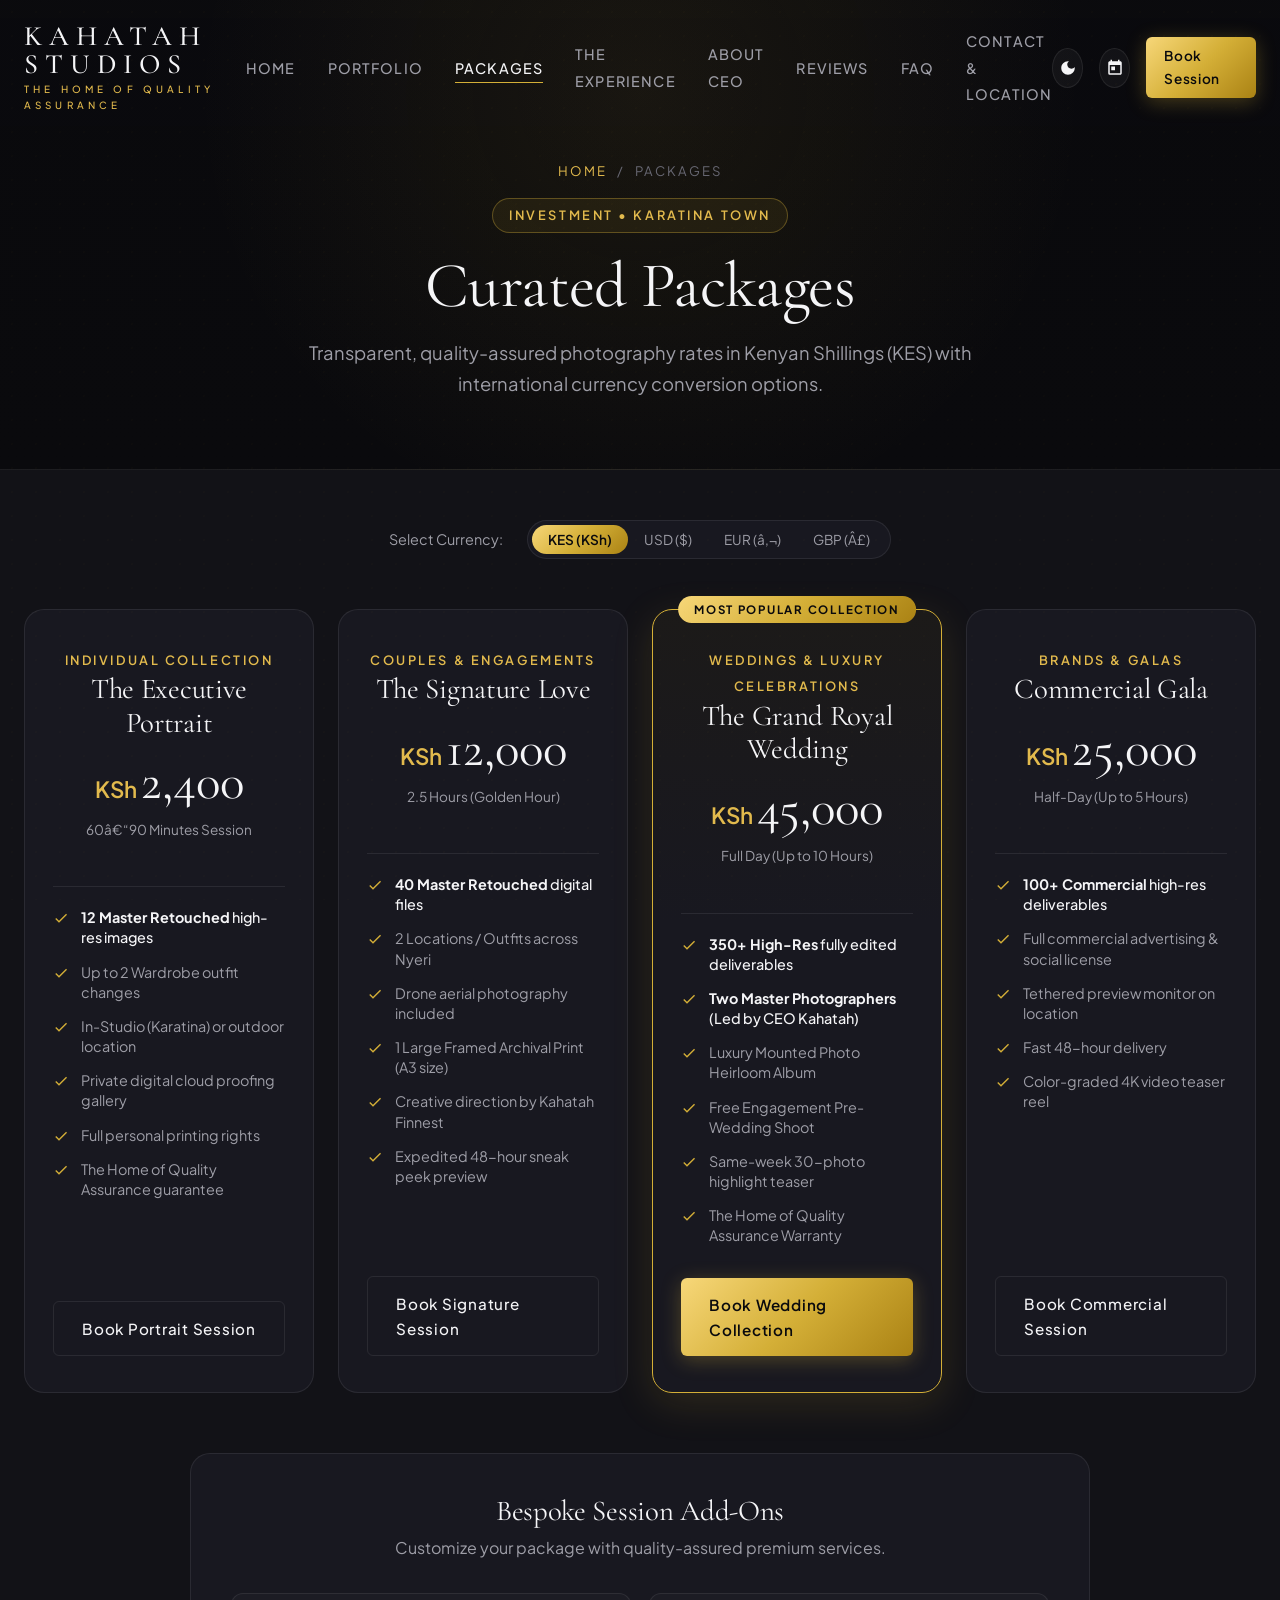
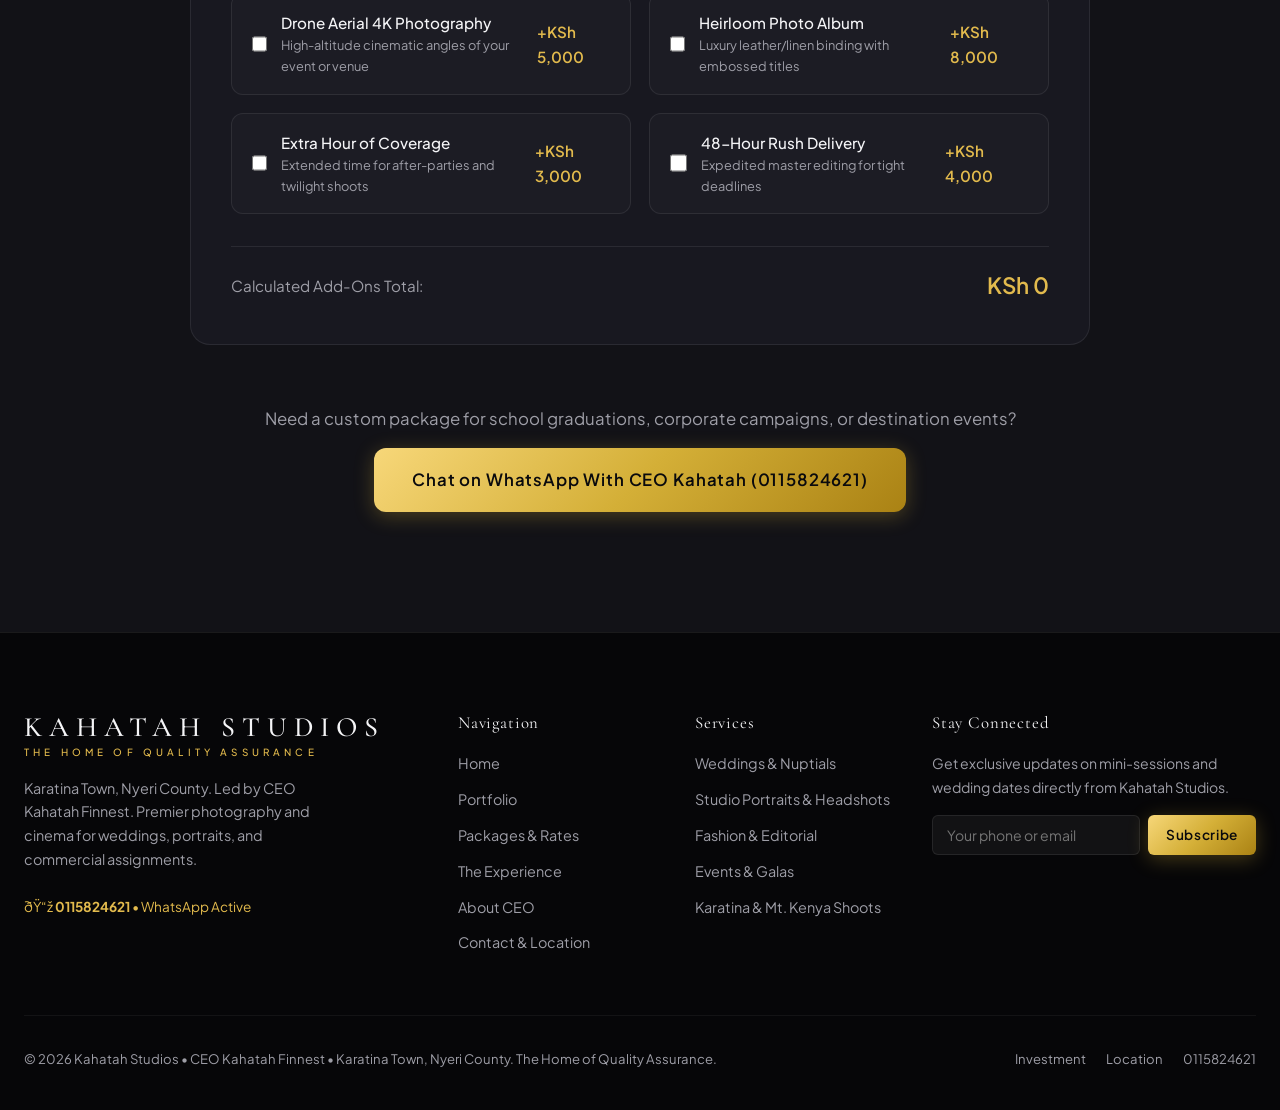
<file: packages.html>
﻿<!DOCTYPE html>
<html lang="en" data-theme="dark">
<head>
  <meta charset="UTF-8">
  <meta name="viewport" content="width=device-width, initial-scale=1.0">
  <title>Packages & Pricing | Kahatah Studios | Karatina Town, Nyeri County</title>
  <meta name="description" content="Transparent photography packages by Kahatah Studios in Karatina Town, Nyeri County. Executive portraits, weddings, couples shoots, and commercial galas in Kenyan Shillings (KES). The Home of Quality Assurance.">

  <!-- Google Fonts -->
  <link rel="preconnect" href="https://fonts.googleapis.com">
  <link rel="preconnect" href="https://fonts.gstatic.com" crossorigin>
  <link href="https://fonts.googleapis.com/css2?family=Cormorant+Garamond:ital,wght@0,300;0,400;0,600;1,300;1,400&family=Playfair+Display:ital,wght@0,400;0,600;1,400&family=Plus+Jakarta+Sans:wght@300;400;500;600;700&family=Syne:wght@500;700&display=swap" rel="stylesheet">

  <link rel="stylesheet" href="styles.css">
</head>
<body>

  <!-- Header -->
  <header class="site-header">
    <div class="container nav-wrapper">
      <a href="index.html" class="brand-logo" aria-label="Kahatah Studios Home">
        <span class="brand-name">KAHATAH STUDIOS</span>
        <span class="brand-subtitle">THE HOME OF QUALITY ASSURANCE</span>
      </a>

      <nav>
        <ul class="nav-menu" id="navMenu">
          <li><a href="index.html" class="nav-link">Home</a></li>
          <li><a href="portfolio.html" class="nav-link">Portfolio</a></li>
          <li><a href="packages.html" class="nav-link active">Packages</a></li>
          <li><a href="experience.html" class="nav-link">The Experience</a></li>
          <li><a href="about.html" class="nav-link">About CEO</a></li>
          <li><a href="reviews.html" class="nav-link">Reviews</a></li>
          <li><a href="faq.html" class="nav-link">FAQ</a></li>
          <li><a href="contact.html" class="nav-link">Contact &amp; Location</a></li>
        </ul>
      </nav>

      <div class="nav-actions">
        <button class="icon-btn" id="themeToggle" title="Toggle Obsidian / Light theme" aria-label="Toggle Theme">
          <svg viewBox="0 0 24 24"><path d="M12 3c-4.97 0-9 4.03-9 9s4.03 9 9 9 9-4.03 9-9c0-.46-.04-.92-.1-1.36-.98 1.37-2.58 2.26-4.4 2.26-3.03 0-5.5-2.47-5.5-5.5 0-1.82.89-3.42 2.26-4.4-.44-.06-.9-.1-1.36-.1z"/></svg>
        </button>

        <button class="icon-btn" id="openPortalBtn" title="View Saved Bookings / Studio Portal" aria-label="Open Studio Portal">
          <svg viewBox="0 0 24 24"><path d="M19 3h-1V1h-2v2H8V1H6v2H5c-1.11 0-1.99.9-1.99 2L3 19a2 2 0 0 0 2 2h14c1.1 0 2-.9 2-2V5c0-1.1-.9-2-2-2zm0 16H5V8h14v11zM7 10h5v5H7z"/></svg>
        </button>

        <a href="booking.html" class="btn btn-primary btn-sm">Book Session</a>

        <button class="mobile-toggle" id="mobileToggle" aria-label="Open Navigation Menu">
          <svg viewBox="0 0 24 24" fill="none" stroke="currentColor" stroke-width="2"><path d="M4 6h16M4 12h16M4 18h16"/></svg>
        </button>
      </div>
    </div>
  </header>

  <main>
    <!-- Subpage Banner -->
    <section class="page-banner">
      <div class="container">
        <div class="breadcrumb-nav">
          <a href="index.html">Home</a> <span>/</span> <span>Packages</span>
        </div>
        <div class="section-badge">Investment &bull; Karatina Town</div>
        <h1 class="page-banner-title">Curated <span class="italic">Packages</span></h1>
        <p class="page-banner-subtitle">
          Transparent, quality-assured photography rates in Kenyan Shillings (KES) with international currency conversion options.
        </p>
      </div>
    </section>

    <!-- Packages Section -->
    <section class="packages-section" style="padding-top: 50px;">
      <div class="container">
        <!-- Currency Picker Switcher -->
        <div class="pricing-controls">
          <span style="font-size: 0.9rem; color: var(--text-muted);">Select Currency:</span>
          <div class="currency-picker">
            <button class="currency-btn active" data-currency="KES">KES (KSh)</button>
            <button class="currency-btn" data-currency="USD">USD ($)</button>
            <button class="currency-btn" data-currency="EUR">EUR (â‚¬)</button>
            <button class="currency-btn" data-currency="GBP">GBP (Â£)</button>
          </div>
        </div>

        <!-- 4 Package Cards -->
        <div class="packages-grid">
          <!-- 1: Portrait & Studio -->
          <div class="package-card">
            <div class="package-header">
              <span class="package-tier">Individual Collection</span>
              <h3 class="package-name">The Executive Portrait</h3>
              <div class="package-price-wrap">
                <span class="price-currency">KSh </span>
                <span class="package-price" data-base-price-kes="2400">2,400</span>
              </div>
              <span class="package-duration">60â€“90 Minutes Session</span>
            </div>
            <div class="package-divider"></div>
            <ul class="package-features">
              <li class="feature-item highlight">
                <svg viewBox="0 0 24 24"><path d="M9 16.17L4.83 12l-1.42 1.41L9 19 21 7l-1.41-1.41z"/></svg>
                <span><strong>12 Master Retouched</strong> high-res images</span>
              </li>
              <li class="feature-item">
                <svg viewBox="0 0 24 24"><path d="M9 16.17L4.83 12l-1.42 1.41L9 19 21 7l-1.41-1.41z"/></svg>
                <span>Up to 2 Wardrobe outfit changes</span>
              </li>
              <li class="feature-item">
                <svg viewBox="0 0 24 24"><path d="M9 16.17L4.83 12l-1.42 1.41L9 19 21 7l-1.41-1.41z"/></svg>
                <span>In-Studio (Karatina) or outdoor location</span>
              </li>
              <li class="feature-item">
                <svg viewBox="0 0 24 24"><path d="M9 16.17L4.83 12l-1.42 1.41L9 19 21 7l-1.41-1.41z"/></svg>
                <span>Private digital cloud proofing gallery</span>
              </li>
              <li class="feature-item">
                <svg viewBox="0 0 24 24"><path d="M9 16.17L4.83 12l-1.42 1.41L9 19 21 7l-1.41-1.41z"/></svg>
                <span>Full personal printing rights</span>
              </li>
              <li class="feature-item">
                <svg viewBox="0 0 24 24"><path d="M9 16.17L4.83 12l-1.42 1.41L9 19 21 7l-1.41-1.41z"/></svg>
                <span>The Home of Quality Assurance guarantee</span>
              </li>
            </ul>
            <a href="booking.html" class="btn btn-outline btn-full">Book Portrait Session</a>
          </div>

          <!-- 2: The Signature Love -->
          <div class="package-card">
            <div class="package-header">
              <span class="package-tier">Couples &amp; Engagements</span>
              <h3 class="package-name">The Signature Love</h3>
              <div class="package-price-wrap">
                <span class="price-currency">KSh </span>
                <span class="package-price" data-base-price-kes="12000">12,000</span>
              </div>
              <span class="package-duration">2.5 Hours (Golden Hour)</span>
            </div>
            <div class="package-divider"></div>
            <ul class="package-features">
              <li class="feature-item highlight">
                <svg viewBox="0 0 24 24"><path d="M9 16.17L4.83 12l-1.42 1.41L9 19 21 7l-1.41-1.41z"/></svg>
                <span><strong>40 Master Retouched</strong> digital files</span>
              </li>
              <li class="feature-item">
                <svg viewBox="0 0 24 24"><path d="M9 16.17L4.83 12l-1.42 1.41L9 19 21 7l-1.41-1.41z"/></svg>
                <span>2 Locations / Outfits across Nyeri</span>
              </li>
              <li class="feature-item">
                <svg viewBox="0 0 24 24"><path d="M9 16.17L4.83 12l-1.42 1.41L9 19 21 7l-1.41-1.41z"/></svg>
                <span>Drone aerial photography included</span>
              </li>
              <li class="feature-item">
                <svg viewBox="0 0 24 24"><path d="M9 16.17L4.83 12l-1.42 1.41L9 19 21 7l-1.41-1.41z"/></svg>
                <span>1 Large Framed Archival Print (A3 size)</span>
              </li>
              <li class="feature-item">
                <svg viewBox="0 0 24 24"><path d="M9 16.17L4.83 12l-1.42 1.41L9 19 21 7l-1.41-1.41z"/></svg>
                <span>Creative direction by Kahatah Finnest</span>
              </li>
              <li class="feature-item">
                <svg viewBox="0 0 24 24"><path d="M9 16.17L4.83 12l-1.42 1.41L9 19 21 7l-1.41-1.41z"/></svg>
                <span>Expedited 48-hour sneak peek preview</span>
              </li>
            </ul>
            <a href="booking.html" class="btn btn-outline btn-full">Book Signature Session</a>
          </div>

          <!-- 3: The Grand Royal Wedding (Most Popular) -->
          <div class="package-card popular">
            <span class="popular-badge">Most Popular Collection</span>
            <div class="package-header">
              <span class="package-tier">Weddings &amp; Luxury Celebrations</span>
              <h3 class="package-name">The Grand Royal Wedding</h3>
              <div class="package-price-wrap">
                <span class="price-currency">KSh </span>
                <span class="package-price" data-base-price-kes="45000">45,000</span>
              </div>
              <span class="package-duration">Full Day (Up to 10 Hours)</span>
            </div>
            <div class="package-divider"></div>
            <ul class="package-features">
              <li class="feature-item highlight">
                <svg viewBox="0 0 24 24"><path d="M9 16.17L4.83 12l-1.42 1.41L9 19 21 7l-1.41-1.41z"/></svg>
                <span><strong>350+ High-Res</strong> fully edited deliverables</span>
              </li>
              <li class="feature-item highlight">
                <svg viewBox="0 0 24 24"><path d="M9 16.17L4.83 12l-1.42 1.41L9 19 21 7l-1.41-1.41z"/></svg>
                <span><strong>Two Master Photographers</strong> (Led by CEO Kahatah)</span>
              </li>
              <li class="feature-item">
                <svg viewBox="0 0 24 24"><path d="M9 16.17L4.83 12l-1.42 1.41L9 19 21 7l-1.41-1.41z"/></svg>
                <span>Luxury Mounted Photo Heirloom Album</span>
              </li>
              <li class="feature-item">
                <svg viewBox="0 0 24 24"><path d="M9 16.17L4.83 12l-1.42 1.41L9 19 21 7l-1.41-1.41z"/></svg>
                <span>Free Engagement Pre-Wedding Shoot</span>
              </li>
              <li class="feature-item">
                <svg viewBox="0 0 24 24"><path d="M9 16.17L4.83 12l-1.42 1.41L9 19 21 7l-1.41-1.41z"/></svg>
                <span>Same-week 30-photo highlight teaser</span>
              </li>
              <li class="feature-item">
                <svg viewBox="0 0 24 24"><path d="M9 16.17L4.83 12l-1.42 1.41L9 19 21 7l-1.41-1.41z"/></svg>
                <span>The Home of Quality Assurance Warranty</span>
              </li>
            </ul>
            <a href="booking.html" class="btn btn-primary btn-full">Book Wedding Collection</a>
          </div>

          <!-- 4: Commercial & Corporate Gala -->
          <div class="package-card">
            <div class="package-header">
              <span class="package-tier">Brands &amp; Galas</span>
              <h3 class="package-name">Commercial Gala</h3>
              <div class="package-price-wrap">
                <span class="price-currency">KSh </span>
                <span class="package-price" data-base-price-kes="25000">25,000</span>
              </div>
              <span class="package-duration">Half-Day (Up to 5 Hours)</span>
            </div>
            <div class="package-divider"></div>
            <ul class="package-features">
              <li class="feature-item highlight">
                <svg viewBox="0 0 24 24"><path d="M9 16.17L4.83 12l-1.42 1.41L9 19 21 7l-1.41-1.41z"/></svg>
                <span><strong>100+ Commercial</strong> high-res deliverables</span>
              </li>
              <li class="feature-item">
                <svg viewBox="0 0 24 24"><path d="M9 16.17L4.83 12l-1.42 1.41L9 19 21 7l-1.41-1.41z"/></svg>
                <span>Full commercial advertising &amp; social license</span>
              </li>
              <li class="feature-item">
                <svg viewBox="0 0 24 24"><path d="M9 16.17L4.83 12l-1.42 1.41L9 19 21 7l-1.41-1.41z"/></svg>
                <span>Tethered preview monitor on location</span>
              </li>
              <li class="feature-item">
                <svg viewBox="0 0 24 24"><path d="M9 16.17L4.83 12l-1.42 1.41L9 19 21 7l-1.41-1.41z"/></svg>
                <span>Fast 48-hour delivery</span>
              </li>
              <li class="feature-item">
                <svg viewBox="0 0 24 24"><path d="M9 16.17L4.83 12l-1.42 1.41L9 19 21 7l-1.41-1.41z"/></svg>
                <span>Color-graded 4K video teaser reel</span>
              </li>
            </ul>
            <a href="booking.html" class="btn btn-outline btn-full">Book Commercial Session</a>
          </div>
        </div>

        <!-- Add-ons Interactive Calculator -->
        <div class="addons-calculator">
          <div class="addons-header">
            <h3>Bespoke Session Add-Ons</h3>
            <p>Customize your package with quality-assured premium services.</p>
          </div>

          <div class="addons-list">
            <label class="addon-label">
              <div class="addon-checkbox-wrap">
                <input type="checkbox" class="addon-checkbox" data-name="Drone Aerial 4K Photography" data-price-kes="5000">
                <div class="addon-info">
                  <div class="addon-title">Drone Aerial 4K Photography</div>
                  <div class="addon-desc">High-altitude cinematic angles of your event or venue</div>
                </div>
              </div>
              <span class="addon-price" data-addon-price-kes="5000">+KSh 5,000</span>
            </label>

            <label class="addon-label">
              <div class="addon-checkbox-wrap">
                <input type="checkbox" class="addon-checkbox" data-name="Handcrafted Leather Heirloom Album" data-price-kes="8000">
                <div class="addon-info">
                  <div class="addon-title">Heirloom Photo Album</div>
                  <div class="addon-desc">Luxury leather/linen binding with embossed titles</div>
                </div>
              </div>
              <span class="addon-price" data-addon-price-kes="8000">+KSh 8,000</span>
            </label>

            <label class="addon-label">
              <div class="addon-checkbox-wrap">
                <input type="checkbox" class="addon-checkbox" data-name="Additional Shooting Hour" data-price-kes="3000">
                <div class="addon-info">
                  <div class="addon-title">Extra Hour of Coverage</div>
                  <div class="addon-desc">Extended time for after-parties and twilight shoots</div>
                </div>
              </div>
              <span class="addon-price" data-addon-price-kes="3000">+KSh 3,000</span>
            </label>

            <label class="addon-label">
              <div class="addon-checkbox-wrap">
                <input type="checkbox" class="addon-checkbox" data-name="48-Hour Rush Delivery" data-price-kes="4000">
                <div class="addon-info">
                  <div class="addon-title">48-Hour Rush Delivery</div>
                  <div class="addon-desc">Expedited master editing for tight deadlines</div>
                </div>
              </div>
              <span class="addon-price" data-addon-price-kes="4000">+KSh 4,000</span>
            </label>
          </div>

          <div style="display: flex; justify-content: space-between; align-items: center; border-top: 1px solid var(--border-subtle); padding-top: 20px;">
            <span style="font-size: 0.95rem; color: var(--text-muted);">Calculated Add-Ons Total:</span>
            <span id="addonsCalculatedTotal" style="font-size: 1.4rem; color: var(--text-gold); font-weight: 600;">KSh 0</span>
          </div>
        </div>

        <!-- Custom Request Callout -->
        <div style="margin-top: 60px; text-align: center;">
          <p style="color: var(--text-muted); font-size: 1.05rem; margin-bottom: 16px;">
            Need a custom package for school graduations, corporate campaigns, or destination events?
          </p>
          <a href="https://wa.me/254115824621?text=Hello%20CEO%20Kahatah%20Finnest!%20I%20would%20like%20to%20request%20a%20custom%20photography%20quote." target="_blank" rel="noopener" class="btn btn-primary btn-lg">
            Chat on WhatsApp With CEO Kahatah (0115824621)
          </a>
        </div>
      </div>
    </section>
  </main>

  <!-- Footer -->
  <footer class="site-footer">
    <div class="container">
      <div class="footer-top">
        <div class="footer-brand">
          <a href="index.html" class="brand-logo">
            <span class="brand-name">KAHATAH STUDIOS</span>
            <span class="brand-subtitle">THE HOME OF QUALITY ASSURANCE</span>
          </a>
          <p>
            Karatina Town, Nyeri County. Led by CEO Kahatah Finnest. Premier photography and cinema for weddings, portraits, and commercial assignments.
          </p>
          <div style="font-size: 0.85rem; color: var(--text-gold); margin-bottom: 16px;">
            ðŸ“ž <strong>0115824621</strong> &bull; WhatsApp Active
          </div>
        </div>

        <div class="footer-col">
          <h5>Navigation</h5>
          <ul class="footer-links">
            <li><a href="index.html">Home</a></li>
            <li><a href="portfolio.html">Portfolio</a></li>
            <li><a href="packages.html">Packages &amp; Rates</a></li>
            <li><a href="experience.html">The Experience</a></li>
            <li><a href="about.html">About CEO</a></li>
            <li><a href="contact.html">Contact &amp; Location</a></li>
          </ul>
        </div>

        <div class="footer-col">
          <h5>Services</h5>
          <ul class="footer-links">
            <li><a href="portfolio.html">Weddings &amp; Nuptials</a></li>
            <li><a href="portfolio.html">Studio Portraits &amp; Headshots</a></li>
            <li><a href="portfolio.html">Fashion &amp; Editorial</a></li>
            <li><a href="portfolio.html">Events &amp; Galas</a></li>
            <li><a href="portfolio.html">Karatina &amp; Mt. Kenya Shoots</a></li>
          </ul>
        </div>

        <div class="footer-col footer-newsletter">
          <h5>Stay Connected</h5>
          <p>Get exclusive updates on mini-sessions and wedding dates directly from Kahatah Studios.</p>
          <form class="newsletter-form" id="newsletterForm">
            <input type="text" class="newsletter-input" placeholder="Your phone or email" required>
            <button type="submit" class="btn btn-primary btn-sm">Subscribe</button>
          </form>
        </div>
      </div>

      <div class="footer-bottom">
        <div>&copy; 2026 Kahatah Studios &bull; CEO Kahatah Finnest &bull; Karatina Town, Nyeri County. The Home of Quality Assurance.</div>
        <div style="display: flex; gap: 20px;">
          <a href="packages.html">Investment</a>
          <a href="contact.html">Location</a>
          <a href="tel:0115824621">0115824621</a>
        </div>
      </div>
    </div>
  </footer>

  <!-- Studio Portal Dialog -->
  <dialog class="modal-dialog" id="portalDialog">
    <div class="modal-content">
      <div class="modal-header">
        <div style="display: flex; align-items: center; gap: 10px;">
          <div style="width: 36px; height: 36px; border-radius: 50%; background: rgba(212,175,55,0.15); display: flex; align-items: center; justify-content: center; color: var(--text-gold);">
            <svg width="18" height="18" viewBox="0 0 24 24" fill="currentColor"><path d="M19 3h-1V1h-2v2H8V1H6v2H5c-1.11 0-1.99.9-1.99 2L3 19a2 2 0 0 0 2 2h14c1.1 0 2-.9 2-2V5c0-1.1-.9-2-2-2zm0 16H5V8h14v11zM7 10h5v5H7z"/></svg>
          </div>
          <h3 style="font-size: 1.5rem;">Kahatah Studios Docket</h3>
        </div>
        <button class="icon-btn" id="portalClose" aria-label="Close Portal">
          <svg viewBox="0 0 24 24"><path d="M19 6.41L17.59 5 12 10.59 6.41 5 5 6.41 10.59 12 5 17.59 6.41 19 12 13.41 17.59 19 19 17.59 13.41 12z"/></svg>
        </button>
      </div>

      <p style="font-size: 0.85rem; color: var(--text-muted); margin-bottom: 20px;">
        Local reservation registry stored safely in your browser session for <strong>Kahatah Studios (Karatina Town)</strong>.
      </p>

      <div id="portalBookingsList" style="max-height: 380px; overflow-y: auto; margin-bottom: 20px;"></div>

      <div style="display: flex; justify-content: space-between; align-items: center;">
        <button class="btn btn-sm btn-outline" id="clearBookingsBtn" style="color: #ff6b6b; border-color: rgba(255,107,107,0.3);">
          Clear Local Records
        </button>
        <button class="btn btn-sm btn-primary" onclick="document.getElementById('portalDialog').close()">
          Close
        </button>
      </div>
    </div>
  </dialog>

  <script src="app.js"></script>
</body>
</html>
</file>
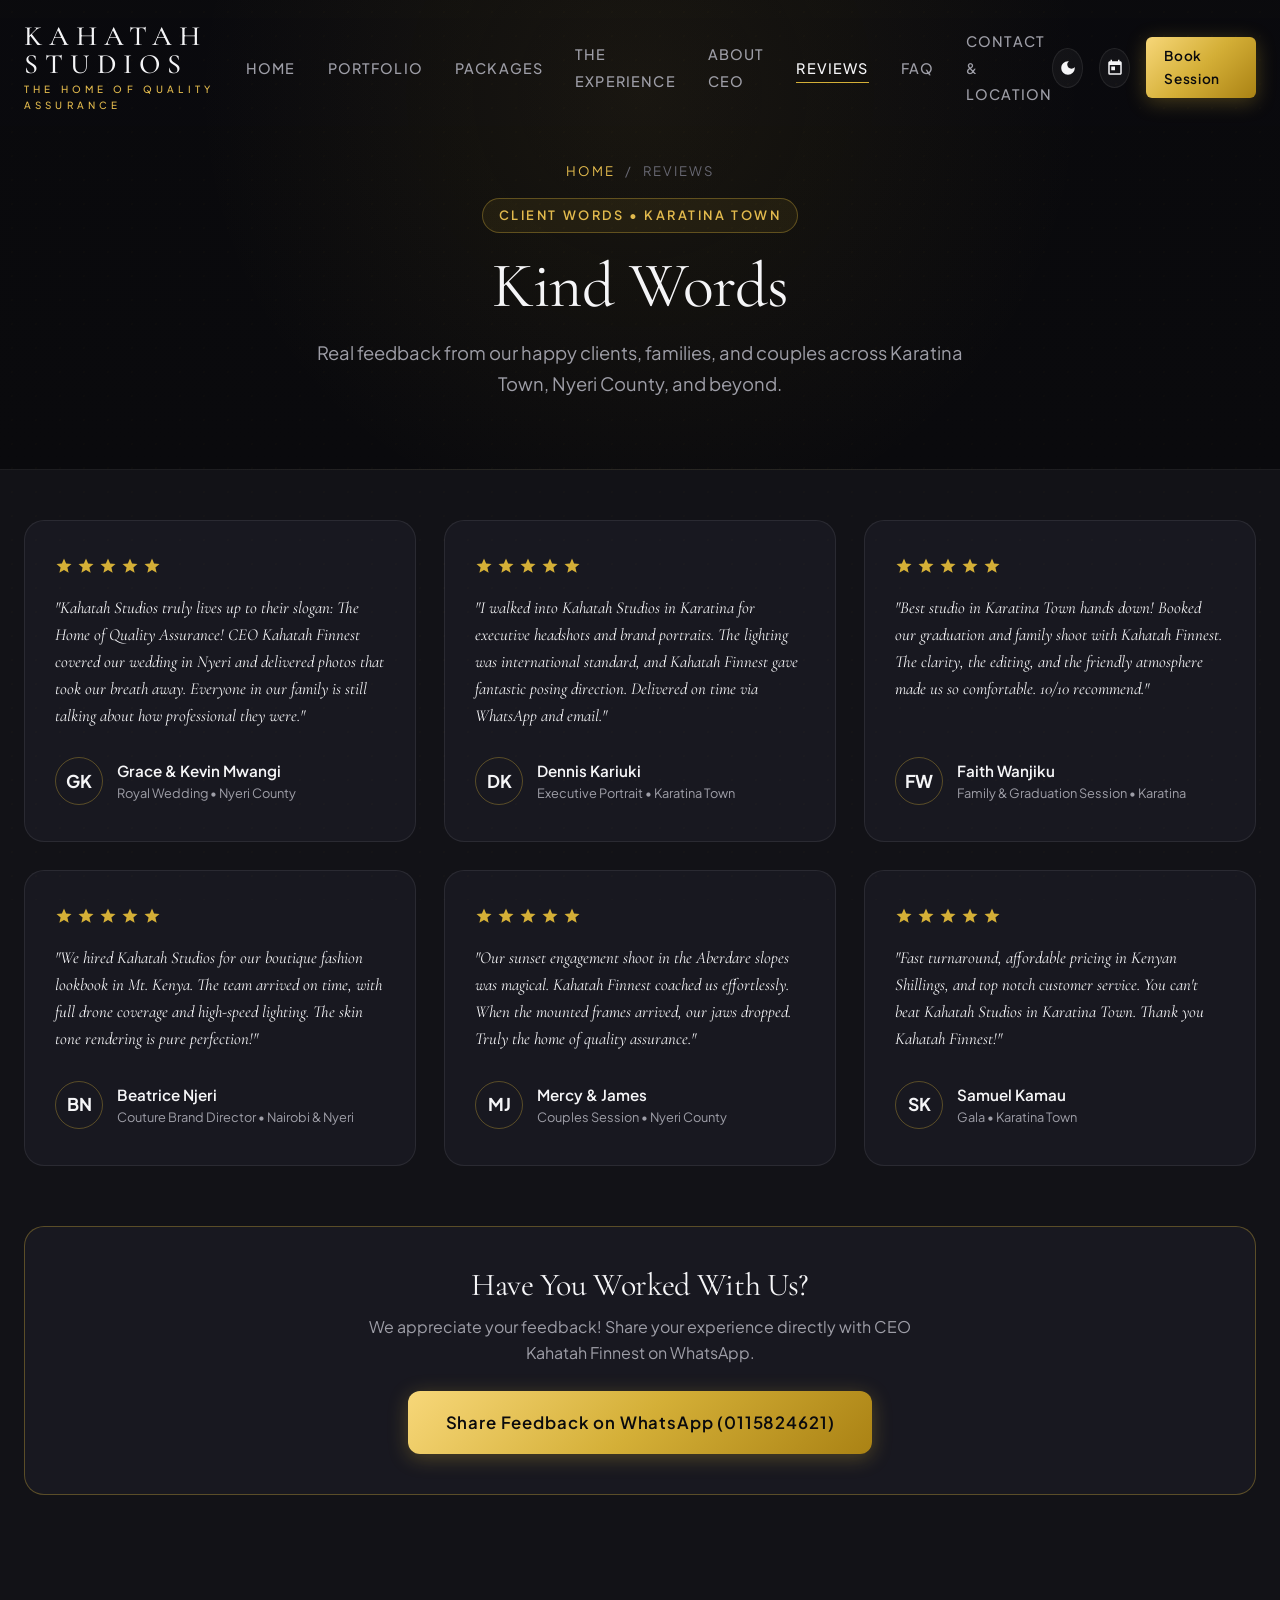
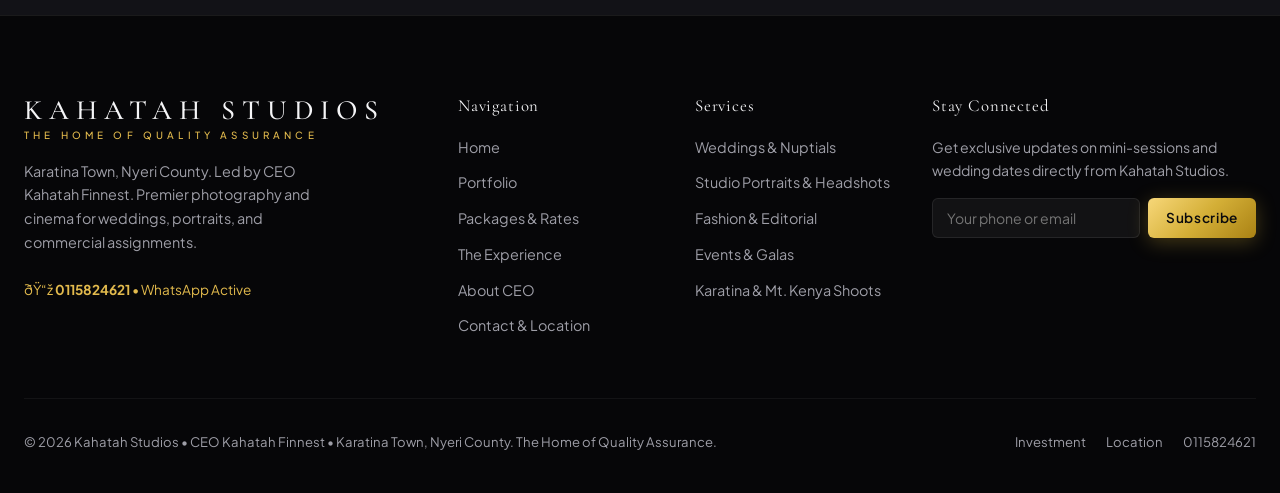
<file: reviews.html>
﻿<!DOCTYPE html>
<html lang="en" data-theme="dark">
<head>
  <meta charset="UTF-8">
  <meta name="viewport" content="width=device-width, initial-scale=1.0">
  <title>Client Reviews | Kahatah Studios | Karatina Town, Nyeri County</title>
  <meta name="description" content="Read reviews and testimonials from weddings, portraits, and studio sessions at Kahatah Studios in Karatina Town, Nyeri County. The Home of Quality Assurance.">

  <!-- Google Fonts -->
  <link rel="preconnect" href="https://fonts.googleapis.com">
  <link rel="preconnect" href="https://fonts.gstatic.com" crossorigin>
  <link href="https://fonts.googleapis.com/css2?family=Cormorant+Garamond:ital,wght@0,300;0,400;0,600;1,300;1,400&family=Playfair+Display:ital,wght@0,400;0,600;1,400&family=Plus+Jakarta+Sans:wght@300;400;500;600;700&family=Syne:wght@500;700&display=swap" rel="stylesheet">

  <link rel="stylesheet" href="styles.css">
</head>
<body>

  <!-- Header -->
  <header class="site-header">
    <div class="container nav-wrapper">
      <a href="index.html" class="brand-logo" aria-label="Kahatah Studios Home">
        <span class="brand-name">KAHATAH STUDIOS</span>
        <span class="brand-subtitle">THE HOME OF QUALITY ASSURANCE</span>
      </a>

      <nav>
        <ul class="nav-menu" id="navMenu">
          <li><a href="index.html" class="nav-link">Home</a></li>
          <li><a href="portfolio.html" class="nav-link">Portfolio</a></li>
          <li><a href="packages.html" class="nav-link">Packages</a></li>
          <li><a href="experience.html" class="nav-link">The Experience</a></li>
          <li><a href="about.html" class="nav-link">About CEO</a></li>
          <li><a href="reviews.html" class="nav-link active">Reviews</a></li>
          <li><a href="faq.html" class="nav-link">FAQ</a></li>
          <li><a href="contact.html" class="nav-link">Contact &amp; Location</a></li>
        </ul>
      </nav>

      <div class="nav-actions">
        <button class="icon-btn" id="themeToggle" title="Toggle Obsidian / Light theme" aria-label="Toggle Theme">
          <svg viewBox="0 0 24 24"><path d="M12 3c-4.97 0-9 4.03-9 9s4.03 9 9 9 9-4.03 9-9c0-.46-.04-.92-.1-1.36-.98 1.37-2.58 2.26-4.4 2.26-3.03 0-5.5-2.47-5.5-5.5 0-1.82.89-3.42 2.26-4.4-.44-.06-.9-.1-1.36-.1z"/></svg>
        </button>

        <button class="icon-btn" id="openPortalBtn" title="View Saved Bookings / Studio Portal" aria-label="Open Studio Portal">
          <svg viewBox="0 0 24 24"><path d="M19 3h-1V1h-2v2H8V1H6v2H5c-1.11 0-1.99.9-1.99 2L3 19a2 2 0 0 0 2 2h14c1.1 0 2-.9 2-2V5c0-1.1-.9-2-2-2zm0 16H5V8h14v11zM7 10h5v5H7z"/></svg>
        </button>

        <a href="booking.html" class="btn btn-primary btn-sm">Book Session</a>

        <button class="mobile-toggle" id="mobileToggle" aria-label="Open Navigation Menu">
          <svg viewBox="0 0 24 24" fill="none" stroke="currentColor" stroke-width="2"><path d="M4 6h16M4 12h16M4 18h16"/></svg>
        </button>
      </div>
    </div>
  </header>

  <main>
    <!-- Subpage Banner -->
    <section class="page-banner">
      <div class="container">
        <div class="breadcrumb-nav">
          <a href="index.html">Home</a> <span>/</span> <span>Reviews</span>
        </div>
        <div class="section-badge">Client Words &bull; Karatina Town</div>
        <h1 class="page-banner-title">Kind <span class="italic">Words</span></h1>
        <p class="page-banner-subtitle">
          Real feedback from our happy clients, families, and couples across Karatina Town, Nyeri County, and beyond.
        </p>
      </div>
    </section>

    <!-- Reviews Grid Section -->
    <section class="reviews-section" style="padding-top: 50px;">
      <div class="container">
        <div class="reviews-grid">
          <!-- Review 1 -->
          <div class="review-card">
            <div>
              <div class="review-stars">
                <svg viewBox="0 0 24 24"><path d="M12 17.27L18.18 21l-1.64-7.03L22 9.24l-7.19-.61L12 2 9.19 8.63 2 9.24l5.46 4.73L5.82 21z"/></svg>
                <svg viewBox="0 0 24 24"><path d="M12 17.27L18.18 21l-1.64-7.03L22 9.24l-7.19-.61L12 2 9.19 8.63 2 9.24l5.46 4.73L5.82 21z"/></svg>
                <svg viewBox="0 0 24 24"><path d="M12 17.27L18.18 21l-1.64-7.03L22 9.24l-7.19-.61L12 2 9.19 8.63 2 9.24l5.46 4.73L5.82 21z"/></svg>
                <svg viewBox="0 0 24 24"><path d="M12 17.27L18.18 21l-1.64-7.03L22 9.24l-7.19-.61L12 2 9.19 8.63 2 9.24l5.46 4.73L5.82 21z"/></svg>
                <svg viewBox="0 0 24 24"><path d="M12 17.27L18.18 21l-1.64-7.03L22 9.24l-7.19-.61L12 2 9.19 8.63 2 9.24l5.46 4.73L5.82 21z"/></svg>
              </div>
              <p class="review-text">
                "Kahatah Studios truly lives up to their slogan: The Home of Quality Assurance! CEO Kahatah Finnest covered our wedding in Nyeri and delivered photos that took our breath away. Everyone in our family is still talking about how professional they were."
              </p>
            </div>
            <div class="reviewer-profile">
              <div class="reviewer-avatar animated-avatar">GK</div>
              <div>
                <div class="reviewer-name">Grace &amp; Kevin Mwangi</div>
                <div class="reviewer-event">Royal Wedding &bull; Nyeri County</div>
              </div>
            </div>
          </div>

          <!-- Review 2 -->
          <div class="review-card">
            <div>
              <div class="review-stars">
                <svg viewBox="0 0 24 24"><path d="M12 17.27L18.18 21l-1.64-7.03L22 9.24l-7.19-.61L12 2 9.19 8.63 2 9.24l5.46 4.73L5.82 21z"/></svg>
                <svg viewBox="0 0 24 24"><path d="M12 17.27L18.18 21l-1.64-7.03L22 9.24l-7.19-.61L12 2 9.19 8.63 2 9.24l5.46 4.73L5.82 21z"/></svg>
                <svg viewBox="0 0 24 24"><path d="M12 17.27L18.18 21l-1.64-7.03L22 9.24l-7.19-.61L12 2 9.19 8.63 2 9.24l5.46 4.73L5.82 21z"/></svg>
                <svg viewBox="0 0 24 24"><path d="M12 17.27L18.18 21l-1.64-7.03L22 9.24l-7.19-.61L12 2 9.19 8.63 2 9.24l5.46 4.73L5.82 21z"/></svg>
                <svg viewBox="0 0 24 24"><path d="M12 17.27L18.18 21l-1.64-7.03L22 9.24l-7.19-.61L12 2 9.19 8.63 2 9.24l5.46 4.73L5.82 21z"/></svg>
              </div>
              <p class="review-text">
                "I walked into Kahatah Studios in Karatina for executive headshots and brand portraits. The lighting was international standard, and Kahatah Finnest gave fantastic posing direction. Delivered on time via WhatsApp and email."
              </p>
            </div>
            <div class="reviewer-profile">
              <div class="reviewer-avatar animated-avatar">DK</div>
              <div>
                <div class="reviewer-name">Dennis Kariuki</div>
                <div class="reviewer-event">Executive Portrait &bull; Karatina Town</div>
              </div>
            </div>
          </div>

          <!-- Review 3 -->
          <div class="review-card">
            <div>
              <div class="review-stars">
                <svg viewBox="0 0 24 24"><path d="M12 17.27L18.18 21l-1.64-7.03L22 9.24l-7.19-.61L12 2 9.19 8.63 2 9.24l5.46 4.73L5.82 21z"/></svg>
                <svg viewBox="0 0 24 24"><path d="M12 17.27L18.18 21l-1.64-7.03L22 9.24l-7.19-.61L12 2 9.19 8.63 2 9.24l5.46 4.73L5.82 21z"/></svg>
                <svg viewBox="0 0 24 24"><path d="M12 17.27L18.18 21l-1.64-7.03L22 9.24l-7.19-.61L12 2 9.19 8.63 2 9.24l5.46 4.73L5.82 21z"/></svg>
                <svg viewBox="0 0 24 24"><path d="M12 17.27L18.18 21l-1.64-7.03L22 9.24l-7.19-.61L12 2 9.19 8.63 2 9.24l5.46 4.73L5.82 21z"/></svg>
                <svg viewBox="0 0 24 24"><path d="M12 17.27L18.18 21l-1.64-7.03L22 9.24l-7.19-.61L12 2 9.19 8.63 2 9.24l5.46 4.73L5.82 21z"/></svg>
              </div>
              <p class="review-text">
                "Best studio in Karatina Town hands down! Booked our graduation and family shoot with Kahatah Finnest. The clarity, the editing, and the friendly atmosphere made us so comfortable. 10/10 recommend."
              </p>
            </div>
            <div class="reviewer-profile">
              <div class="reviewer-avatar animated-avatar">FW</div>
              <div>
                <div class="reviewer-name">Faith Wanjiku</div>
                <div class="reviewer-event">Family &amp; Graduation Session &bull; Karatina</div>
              </div>
            </div>
          </div>

          <!-- Review 4 -->
          <div class="review-card">
            <div>
              <div class="review-stars">
                <svg viewBox="0 0 24 24"><path d="M12 17.27L18.18 21l-1.64-7.03L22 9.24l-7.19-.61L12 2 9.19 8.63 2 9.24l5.46 4.73L5.82 21z"/></svg>
                <svg viewBox="0 0 24 24"><path d="M12 17.27L18.18 21l-1.64-7.03L22 9.24l-7.19-.61L12 2 9.19 8.63 2 9.24l5.46 4.73L5.82 21z"/></svg>
                <svg viewBox="0 0 24 24"><path d="M12 17.27L18.18 21l-1.64-7.03L22 9.24l-7.19-.61L12 2 9.19 8.63 2 9.24l5.46 4.73L5.82 21z"/></svg>
                <svg viewBox="0 0 24 24"><path d="M12 17.27L18.18 21l-1.64-7.03L22 9.24l-7.19-.61L12 2 9.19 8.63 2 9.24l5.46 4.73L5.82 21z"/></svg>
                <svg viewBox="0 0 24 24"><path d="M12 17.27L18.18 21l-1.64-7.03L22 9.24l-7.19-.61L12 2 9.19 8.63 2 9.24l5.46 4.73L5.82 21z"/></svg>
              </div>
              <p class="review-text">
                "We hired Kahatah Studios for our boutique fashion lookbook in Mt. Kenya. The team arrived on time, with full drone coverage and high-speed lighting. The skin tone rendering is pure perfection!"
              </p>
            </div>
            <div class="reviewer-profile">
              <div class="reviewer-avatar animated-avatar">BN</div>
              <div>
                <div class="reviewer-name">Beatrice Njeri</div>
                <div class="reviewer-event">Couture Brand Director &bull; Nairobi &amp; Nyeri</div>
              </div>
            </div>
          </div>

          <!-- Review 5 -->
          <div class="review-card">
            <div>
              <div class="review-stars">
                <svg viewBox="0 0 24 24"><path d="M12 17.27L18.18 21l-1.64-7.03L22 9.24l-7.19-.61L12 2 9.19 8.63 2 9.24l5.46 4.73L5.82 21z"/></svg>
                <svg viewBox="0 0 24 24"><path d="M12 17.27L18.18 21l-1.64-7.03L22 9.24l-7.19-.61L12 2 9.19 8.63 2 9.24l5.46 4.73L5.82 21z"/></svg>
                <svg viewBox="0 0 24 24"><path d="M12 17.27L18.18 21l-1.64-7.03L22 9.24l-7.19-.61L12 2 9.19 8.63 2 9.24l5.46 4.73L5.82 21z"/></svg>
                <svg viewBox="0 0 24 24"><path d="M12 17.27L18.18 21l-1.64-7.03L22 9.24l-7.19-.61L12 2 9.19 8.63 2 9.24l5.46 4.73L5.82 21z"/></svg>
                <svg viewBox="0 0 24 24"><path d="M12 17.27L18.18 21l-1.64-7.03L22 9.24l-7.19-.61L12 2 9.19 8.63 2 9.24l5.46 4.73L5.82 21z"/></svg>
              </div>
              <p class="review-text">
                "Our sunset engagement shoot in the Aberdare slopes was magical. Kahatah Finnest coached us effortlessly. When the mounted frames arrived, our jaws dropped. Truly the home of quality assurance."
              </p>
            </div>
            <div class="reviewer-profile">
              <div class="reviewer-avatar animated-avatar">MJ</div>
              <div>
                <div class="reviewer-name">Mercy &amp; James</div>
                <div class="reviewer-event">Couples Session &bull; Nyeri County</div>
              </div>
            </div>
          </div>

          <!-- Review 6 -->
          <div class="review-card">
            <div>
              <div class="review-stars">
                <svg viewBox="0 0 24 24"><path d="M12 17.27L18.18 21l-1.64-7.03L22 9.24l-7.19-.61L12 2 9.19 8.63 2 9.24l5.46 4.73L5.82 21z"/></svg>
                <svg viewBox="0 0 24 24"><path d="M12 17.27L18.18 21l-1.64-7.03L22 9.24l-7.19-.61L12 2 9.19 8.63 2 9.24l5.46 4.73L5.82 21z"/></svg>
                <svg viewBox="0 0 24 24"><path d="M12 17.27L18.18 21l-1.64-7.03L22 9.24l-7.19-.61L12 2 9.19 8.63 2 9.24l5.46 4.73L5.82 21z"/></svg>
                <svg viewBox="0 0 24 24"><path d="M12 17.27L18.18 21l-1.64-7.03L22 9.24l-7.19-.61L12 2 9.19 8.63 2 9.24l5.46 4.73L5.82 21z"/></svg>
                <svg viewBox="0 0 24 24"><path d="M12 17.27L18.18 21l-1.64-7.03L22 9.24l-7.19-.61L12 2 9.19 8.63 2 9.24l5.46 4.73L5.82 21z"/></svg>
              </div>
              <p class="review-text">
                "Fast turnaround, affordable pricing in Kenyan Shillings, and top notch customer service. You can't beat Kahatah Studios in Karatina Town. Thank you Kahatah Finnest!"
              </p>
            </div>
            <div class="reviewer-profile">
              <div class="reviewer-avatar animated-avatar">SK</div>
              <div>
                <div class="reviewer-name">Samuel Kamau</div>
                <div class="reviewer-event">Gala &bull; Karatina Town</div>
              </div>
            </div>
          </div>
        </div>

        <!-- Share Review CTA -->
        <div style="margin-top: 60px; text-align: center; background: var(--bg-card); border: 1px solid var(--border-gold); border-radius: var(--radius-lg); padding: 40px;">
          <h3 style="font-size: 2rem; margin-bottom: 10px;">Have You Worked With Us?</h3>
          <p style="color: var(--text-muted); max-width: 550px; margin: 0 auto 24px auto;">
            We appreciate your feedback! Share your experience directly with CEO Kahatah Finnest on WhatsApp.
          </p>
          <a href="https://wa.me/254115824621?text=Hello%20CEO%20Kahatah%20Finnest!%20I%20would%20like%20to%20leave%20a%20review%20for%20Kahatah%20Studios:" target="_blank" rel="noopener" class="btn btn-primary btn-lg">
            Share Feedback on WhatsApp (0115824621)
          </a>
        </div>
      </div>
    </section>
  </main>

  <!-- Footer -->
  <footer class="site-footer">
    <div class="container">
      <div class="footer-top">
        <div class="footer-brand">
          <a href="index.html" class="brand-logo">
            <span class="brand-name">KAHATAH STUDIOS</span>
            <span class="brand-subtitle">THE HOME OF QUALITY ASSURANCE</span>
          </a>
          <p>
            Karatina Town, Nyeri County. Led by CEO Kahatah Finnest. Premier photography and cinema for weddings, portraits, and commercial assignments.
          </p>
          <div style="font-size: 0.85rem; color: var(--text-gold); margin-bottom: 16px;">
            ðŸ“ž <strong>0115824621</strong> &bull; WhatsApp Active
          </div>
        </div>

        <div class="footer-col">
          <h5>Navigation</h5>
          <ul class="footer-links">
            <li><a href="index.html">Home</a></li>
            <li><a href="portfolio.html">Portfolio</a></li>
            <li><a href="packages.html">Packages &amp; Rates</a></li>
            <li><a href="experience.html">The Experience</a></li>
            <li><a href="about.html">About CEO</a></li>
            <li><a href="contact.html">Contact &amp; Location</a></li>
          </ul>
        </div>

        <div class="footer-col">
          <h5>Services</h5>
          <ul class="footer-links">
            <li><a href="portfolio.html">Weddings &amp; Nuptials</a></li>
            <li><a href="portfolio.html">Studio Portraits &amp; Headshots</a></li>
            <li><a href="portfolio.html">Fashion &amp; Editorial</a></li>
            <li><a href="portfolio.html">Events &amp; Galas</a></li>
            <li><a href="portfolio.html">Karatina &amp; Mt. Kenya Shoots</a></li>
          </ul>
        </div>

        <div class="footer-col footer-newsletter">
          <h5>Stay Connected</h5>
          <p>Get exclusive updates on mini-sessions and wedding dates directly from Kahatah Studios.</p>
          <form class="newsletter-form" id="newsletterForm">
            <input type="text" class="newsletter-input" placeholder="Your phone or email" required>
            <button type="submit" class="btn btn-primary btn-sm">Subscribe</button>
          </form>
        </div>
      </div>

      <div class="footer-bottom">
        <div>&copy; 2026 Kahatah Studios &bull; CEO Kahatah Finnest &bull; Karatina Town, Nyeri County. The Home of Quality Assurance.</div>
        <div style="display: flex; gap: 20px;">
          <a href="packages.html">Investment</a>
          <a href="contact.html">Location</a>
          <a href="tel:0115824621">0115824621</a>
        </div>
      </div>
    </div>
  </footer>

  <!-- Studio Portal Dialog -->
  <dialog class="modal-dialog" id="portalDialog">
    <div class="modal-content">
      <div class="modal-header">
        <div style="display: flex; align-items: center; gap: 10px;">
          <div style="width: 36px; height: 36px; border-radius: 50%; background: rgba(212,175,55,0.15); display: flex; align-items: center; justify-content: center; color: var(--text-gold);">
            <svg width="18" height="18" viewBox="0 0 24 24" fill="currentColor"><path d="M19 3h-1V1h-2v2H8V1H6v2H5c-1.11 0-1.99.9-1.99 2L3 19a2 2 0 0 0 2 2h14c1.1 0 2-.9 2-2V5c0-1.1-.9-2-2-2zm0 16H5V8h14v11zM7 10h5v5H7z"/></svg>
          </div>
          <h3 style="font-size: 1.5rem;">Kahatah Studios Docket</h3>
        </div>
        <button class="icon-btn" id="portalClose" aria-label="Close Portal">
          <svg viewBox="0 0 24 24"><path d="M19 6.41L17.59 5 12 10.59 6.41 5 5 6.41 10.59 12 5 17.59 6.41 19 12 13.41 17.59 19 19 17.59 13.41 12z"/></svg>
        </button>
      </div>

      <p style="font-size: 0.85rem; color: var(--text-muted); margin-bottom: 20px;">
        Local reservation registry stored safely in your browser session for <strong>Kahatah Studios (Karatina Town)</strong>.
      </p>

      <div id="portalBookingsList" style="max-height: 380px; overflow-y: auto; margin-bottom: 20px;"></div>

      <div style="display: flex; justify-content: space-between; align-items: center;">
        <button class="btn btn-sm btn-outline" id="clearBookingsBtn" style="color: #ff6b6b; border-color: rgba(255,107,107,0.3);">
          Clear Local Records
        </button>
        <button class="btn btn-sm btn-primary" onclick="document.getElementById('portalDialog').close()">
          Close
        </button>
      </div>
    </div>
  </dialog>

  <script src="app.js"></script>
</body>
</html>
</file>
<file: styles.css>
/* ==========================================================================
   KAHATAH PHOTOGRAPHY - Modern Luxury Portfolio & Booking Engine Styles
   ========================================================================== */

:root {
  /* Color Palette - Obsidian Luxury & Champagne Gold */
  --bg-dark: #0a0a0d;
  --bg-surface: #121217;
  --bg-card: #181820;
  --bg-card-hover: #22222d;
  --border-subtle: rgba(255, 255, 255, 0.08);
  --border-gold: rgba(212, 175, 55, 0.35);
  --border-active: #d4af37;

  --text-main: #f5f5f7;
  --text-muted: #9e9ea7;
  --text-dim: #686873;
  --text-gold: #e2ba4d;

  --gold-primary: #d4af37;
  --gold-glow: rgba(212, 175, 55, 0.2);
  --gold-gradient: linear-gradient(135deg, #f7d779 0%, #d4af37 50%, #aa8214 100%);
  --dark-gradient: linear-gradient(180deg, rgba(10, 10, 13, 0.7) 0%, #0a0a0d 100%);

  --radius-sm: 6px;
  --radius-md: 12px;
  --radius-lg: 20px;
  --radius-xl: 32px;

  --shadow-sm: 0 4px 12px rgba(0, 0, 0, 0.3);
  --shadow-md: 0 12px 32px rgba(0, 0, 0, 0.45);
  --shadow-lg: 0 24px 60px rgba(0, 0, 0, 0.65);
  --shadow-gold: 0 8px 30px rgba(212, 175, 55, 0.15);

  --transition-fast: 0.2s cubic-bezier(0.16, 1, 0.3, 1);
  --transition-normal: 0.35s cubic-bezier(0.16, 1, 0.3, 1);
  --transition-slow: 0.6s cubic-bezier(0.16, 1, 0.3, 1);

  --font-serif: 'Cormorant Garamond', 'Playfair Display', Georgia, serif;
  --font-sans: 'Plus Jakarta Sans', -apple-system, BlinkMacSystemFont, 'Segoe UI', Roboto, sans-serif;
  --font-display: 'Syne', sans-serif;

  --container-max: 1360px;
}

/* Light Theme Variables */
[data-theme="light"] {
  --bg-dark: #fbfbfd;
  --bg-surface: #f2f2f7;
  --bg-card: #ffffff;
  --bg-card-hover: #f7f7fa;
  --border-subtle: rgba(0, 0, 0, 0.08);
  --border-gold: rgba(184, 134, 11, 0.35);
  --border-active: #b8860b;

  --text-main: #141416;
  --text-muted: #5e5e68;
  --text-dim: #8e8e99;
  --text-gold: #b8860b;

  --gold-primary: #b8860b;
  --gold-glow: rgba(184, 134, 11, 0.15);
  --gold-gradient: linear-gradient(135deg, #d4af37 0%, #b8860b 50%, #855e05 100%);
  --dark-gradient: linear-gradient(180deg, rgba(251, 251, 253, 0.7) 0%, #fbfbfd 100%);

  --shadow-sm: 0 4px 12px rgba(0, 0, 0, 0.05);
  --shadow-md: 0 12px 32px rgba(0, 0, 0, 0.08);
  --shadow-lg: 0 24px 60px rgba(0, 0, 0, 0.12);
  --shadow-gold: 0 8px 30px rgba(184, 134, 11, 0.12);
}

/* Resets & Base Styles */
*, *::before, *::after {
  box-sizing: border-box;
  margin: 0;
  padding: 0;
}

html {
  scroll-behavior: smooth;
  font-size: 16px;
  -webkit-text-size-adjust: 100%;
}

body {
  font-family: var(--font-sans);
  background-color: var(--bg-dark);
  color: var(--text-main);
  line-height: 1.65;
  overflow-x: hidden;
  transition: background-color var(--transition-normal), color var(--transition-normal);
  position: relative;
}

/* Noise texture overlay for high-end film grain effect */
body::before {
  content: "";
  position: fixed;
  top: 0;
  left: 0;
  width: 100%;
  height: 100%;
  pointer-events: none;
  background-image: radial-gradient(rgba(212, 175, 55, 0.02) 1px, transparent 1px);
  background-size: 24px 24px;
  z-index: 999;
}

/* Typography Helpers */
h1, h2, h3, h4, h5, h6 {
  font-family: var(--font-serif);
  font-weight: 400;
  letter-spacing: -0.01em;
  color: var(--text-main);
  line-height: 1.15;
}

p {
  color: var(--text-muted);
}

a {
  color: inherit;
  text-decoration: none;
  transition: color var(--transition-fast);
}

img {
  max-width: 100%;
  height: auto;
  display: block;
}

button, input, select, textarea {
  font-family: inherit;
  font-size: inherit;
  color: inherit;
}

.container {
  width: 100%;
  max-width: var(--container-max);
  margin: 0 auto;
  padding: 0 24px;
}

/* Badge & Section Headers */
.section-badge {
  display: inline-flex;
  align-items: center;
  gap: 8px;
  font-size: 0.8rem;
  text-transform: uppercase;
  letter-spacing: 0.2em;
  color: var(--text-gold);
  background: rgba(212, 175, 55, 0.08);
  border: 1px solid var(--border-gold);
  padding: 6px 16px;
  border-radius: 999px;
  margin-bottom: 16px;
  font-weight: 600;
}

.section-badge svg {
  width: 14px;
  height: 14px;
  fill: currentColor;
}

.section-header {
  text-align: center;
  max-width: 760px;
  margin: 0 auto 60px auto;
}

.section-title {
  font-size: clamp(2.2rem, 5vw, 3.8rem);
  margin-bottom: 16px;
  font-weight: 400;
}

.section-title span.italic {
  font-style: italic;
  background: var(--gold-gradient);
  -webkit-background-clip: text;
  -webkit-text-fill-color: transparent;
}

.section-subtitle {
  font-size: 1.1rem;
  color: var(--text-muted);
  max-width: 620px;
  margin: 0 auto;
}

/* ==========================================================================
   Buttons & CTAs
   ========================================================================== */
.btn {
  display: inline-flex;
  align-items: center;
  justify-content: center;
  gap: 10px;
  padding: 14px 28px;
  border-radius: var(--radius-sm);
  font-size: 0.95rem;
  font-weight: 500;
  letter-spacing: 0.05em;
  cursor: pointer;
  transition: all var(--transition-fast);
  border: none;
  text-decoration: none;
  position: relative;
  overflow: hidden;
}

.btn-primary {
  background: var(--gold-gradient);
  color: #0a0a0d;
  font-weight: 600;
  box-shadow: 0 4px 20px rgba(212, 175, 55, 0.3);
}

.btn-primary:hover {
  transform: translateY(-2px);
  box-shadow: 0 8px 30px rgba(212, 175, 55, 0.45);
  filter: brightness(1.05);
}

.btn-outline {
  background: transparent;
  color: var(--text-main);
  border: 1px solid var(--border-subtle);
}

.btn-outline:hover {
  border-color: var(--gold-primary);
  color: var(--text-gold);
  background: rgba(212, 175, 55, 0.05);
  transform: translateY(-2px);
}

.btn-gold-outline {
  background: transparent;
  color: var(--text-gold);
  border: 1px solid var(--border-gold);
}

.btn-gold-outline:hover {
  background: var(--gold-primary);
  color: #0a0a0d;
  box-shadow: var(--shadow-gold);
  transform: translateY(-2px);
}

.btn-sm {
  padding: 8px 18px;
  font-size: 0.85rem;
}

.btn-lg {
  padding: 18px 38px;
  font-size: 1.05rem;
  border-radius: var(--radius-md);
}

.btn-full {
  width: 100%;
}

/* ==========================================================================
   Header & Navigation
   ========================================================================== */
.site-header {
  position: fixed;
  top: 0;
  left: 0;
  width: 100%;
  z-index: 100;
  transition: all var(--transition-normal);
  padding: 22px 0;
  background: transparent;
}

.site-header.scrolled {
  background: rgba(10, 10, 13, 0.88);
  backdrop-filter: blur(16px);
  -webkit-backdrop-filter: blur(16px);
  border-bottom: 1px solid var(--border-subtle);
  padding: 14px 0;
}

[data-theme="light"] .site-header.scrolled {
  background: rgba(251, 251, 253, 0.92);
}

.nav-wrapper {
  display: flex;
  align-items: center;
  justify-content: space-between;
}

.brand-logo {
  display: flex;
  flex-direction: column;
  text-decoration: none;
}

.brand-name {
  font-family: var(--font-serif);
  font-size: 1.75rem;
  letter-spacing: 0.25em;
  font-weight: 500;
  color: var(--text-main);
  text-transform: uppercase;
  line-height: 1;
}

.brand-subtitle {
  font-size: 0.62rem;
  letter-spacing: 0.42em;
  color: var(--text-gold);
  text-transform: uppercase;
  margin-top: 3px;
  font-weight: 500;
}

.nav-menu {
  display: flex;
  align-items: center;
  gap: 32px;
  list-style: none;
}

.nav-link {
  font-size: 0.9rem;
  letter-spacing: 0.08em;
  text-transform: uppercase;
  font-weight: 500;
  color: var(--text-muted);
  position: relative;
  padding: 6px 0;
}

.nav-link::after {
  content: "";
  position: absolute;
  bottom: 0;
  left: 0;
  width: 0;
  height: 1px;
  background: var(--gold-primary);
  transition: width var(--transition-fast);
}

.nav-link:hover, .nav-link.active {
  color: var(--text-main);
}

.nav-link:hover::after, .nav-link.active::after {
  width: 100%;
}

.nav-actions {
  display: flex;
  align-items: center;
  gap: 16px;
}

.icon-btn {
  background: rgba(255, 255, 255, 0.04);
  border: 1px solid var(--border-subtle);
  color: var(--text-main);
  width: 40px;
  height: 40px;
  border-radius: 50%;
  display: flex;
  align-items: center;
  justify-content: center;
  cursor: pointer;
  transition: all var(--transition-fast);
}

.icon-btn:hover {
  border-color: var(--border-gold);
  color: var(--text-gold);
  transform: scale(1.05);
}

.icon-btn svg {
  width: 18px;
  height: 18px;
  fill: currentColor;
}

.mobile-toggle {
  display: none;
  background: none;
  border: none;
  color: var(--text-main);
  cursor: pointer;
  padding: 8px;
}

.mobile-toggle svg {
  width: 24px;
  height: 24px;
}

/* ==========================================================================
   Hero Section
   ========================================================================== */
.hero-section {
  position: relative;
  min-height: 100vh;
  display: flex;
  align-items: center;
  padding: 140px 0 80px 0;
  overflow: hidden;
}

.hero-bg-media {
  position: absolute;
  top: 0;
  left: 0;
  width: 100%;
  height: 100%;
  z-index: -2;
  overflow: hidden;
}

.hero-bg-media img {
  width: 100%;
  height: 100%;
  object-fit: cover;
  object-position: center 30%;
  filter: brightness(0.42) contrast(1.1);
  transform: scale(1.04);
  animation: subtleZoom 20s infinite alternate ease-in-out;
}

@keyframes subtleZoom {
  0% { transform: scale(1.0); }
  100% { transform: scale(1.08); }
}

.hero-overlay {
  position: absolute;
  top: 0;
  left: 0;
  width: 100%;
  height: 100%;
  background: radial-gradient(circle at 75% 30%, rgba(212, 175, 55, 0.08) 0%, transparent 60%),
              linear-gradient(180deg, rgba(10, 10, 13, 0.4) 0%, rgba(10, 10, 13, 0.95) 90%, var(--bg-dark) 100%);
  z-index: -1;
}

.hero-content {
  max-width: 880px;
}

.hero-tag {
  display: inline-flex;
  align-items: center;
  gap: 10px;
  font-size: 0.85rem;
  letter-spacing: 0.25em;
  text-transform: uppercase;
  color: var(--text-gold);
  margin-bottom: 20px;
  font-weight: 500;
}

.hero-tag::before {
  content: "";
  width: 32px;
  height: 1px;
  background: var(--gold-primary);
}

.hero-title {
  font-size: clamp(3rem, 7vw, 5.5rem);
  line-height: 1.05;
  margin-bottom: 24px;
  font-weight: 300;
}

.hero-title em {
  font-style: italic;
  font-weight: 400;
  color: #ffffff;
  text-shadow: 0 0 35px rgba(212, 175, 55, 0.35);
}

.hero-desc {
  font-size: clamp(1.05rem, 1.8vw, 1.25rem);
  color: #d1d1d9;
  max-width: 640px;
  margin-bottom: 38px;
  font-weight: 300;
  line-height: 1.7;
}

.hero-cta-group {
  display: flex;
  flex-wrap: wrap;
  gap: 16px;
  margin-bottom: 50px;
}

.hero-stats {
  display: flex;
  align-items: center;
  gap: 40px;
  padding-top: 36px;
  border-top: 1px solid var(--border-subtle);
  flex-wrap: wrap;
}

.stat-item {
  display: flex;
  flex-direction: column;
}

.stat-number {
  font-family: var(--font-serif);
  font-size: 2.2rem;
  color: var(--text-main);
  line-height: 1;
}

.stat-number span {
  color: var(--text-gold);
}

.stat-label {
  font-size: 0.78rem;
  text-transform: uppercase;
  letter-spacing: 0.15em;
  color: var(--text-muted);
  margin-top: 6px;
}

/* ==========================================================================
   Portfolio Gallery Section
   ========================================================================== */
.portfolio-section {
  padding: 120px 0;
  background-color: var(--bg-dark);
}

.portfolio-filters {
  display: flex;
  align-items: center;
  justify-content: center;
  flex-wrap: wrap;
  gap: 12px;
  margin-bottom: 48px;
}

.filter-btn {
  background: var(--bg-card);
  border: 1px solid var(--border-subtle);
  color: var(--text-muted);
  padding: 10px 22px;
  border-radius: 999px;
  font-size: 0.88rem;
  letter-spacing: 0.05em;
  cursor: pointer;
  transition: all var(--transition-fast);
}

.filter-btn:hover {
  color: var(--text-main);
  border-color: var(--border-gold);
}

.filter-btn.active {
  background: var(--gold-gradient);
  color: #0a0a0d;
  font-weight: 600;
  border-color: transparent;
  box-shadow: 0 4px 16px rgba(212, 175, 55, 0.25);
}

.portfolio-grid {
  display: grid;
  grid-template-columns: repeat(3, 1fr);
  gap: 28px;
}

.portfolio-card {
  position: relative;
  border-radius: var(--radius-md);
  overflow: hidden;
  background-color: var(--bg-card);
  border: 1px solid var(--border-subtle);
  aspect-ratio: 4 / 5;
  cursor: pointer;
  transition: transform var(--transition-normal), border-color var(--transition-normal), box-shadow var(--transition-normal);
}

.portfolio-card.featured {
  grid-column: span 2;
  aspect-ratio: 16 / 10;
}

.portfolio-card:hover {
  transform: translateY(-6px);
  border-color: var(--border-gold);
  box-shadow: var(--shadow-lg), var(--shadow-gold);
}

.portfolio-img {
  width: 100%;
  height: 100%;
  object-fit: cover;
  transition: transform var(--transition-slow), filter var(--transition-slow);
}

.portfolio-card:hover .portfolio-img {
  transform: scale(1.06);
}

.portfolio-overlay {
  position: absolute;
  top: 0;
  left: 0;
  width: 100%;
  height: 100%;
  background: linear-gradient(0deg, rgba(10, 10, 13, 0.95) 0%, rgba(10, 10, 13, 0.4) 40%, transparent 80%);
  display: flex;
  flex-direction: column;
  justify-content: flex-end;
  padding: 30px;
  opacity: 0.9;
  transition: opacity var(--transition-fast);
}

.portfolio-card:hover .portfolio-overlay {
  opacity: 1;
}

.portfolio-category {
  font-size: 0.75rem;
  letter-spacing: 0.2em;
  text-transform: uppercase;
  color: var(--text-gold);
  margin-bottom: 8px;
  font-weight: 600;
}

.portfolio-card-title {
  font-size: 1.6rem;
  color: #ffffff;
  margin-bottom: 6px;
  font-family: var(--font-serif);
}

.portfolio-meta {
  display: flex;
  align-items: center;
  gap: 16px;
  font-size: 0.85rem;
  color: var(--text-muted);
  margin-bottom: 16px;
}

.portfolio-actions {
  display: flex;
  align-items: center;
  gap: 12px;
  transform: translateY(12px);
  opacity: 0;
  transition: all var(--transition-fast);
}

.portfolio-card:hover .portfolio-actions {
  transform: translateY(0);
  opacity: 1;
}

/* ==========================================================================
   Packages & Pricing Section
   ========================================================================== */
.packages-section {
  padding: 120px 0;
  background-color: var(--bg-surface);
  position: relative;
}

.pricing-controls {
  display: flex;
  align-items: center;
  justify-content: center;
  gap: 24px;
  margin-bottom: 50px;
  flex-wrap: wrap;
}

.currency-picker {
  display: inline-flex;
  background: var(--bg-card);
  padding: 4px;
  border-radius: 999px;
  border: 1px solid var(--border-subtle);
}

.currency-btn {
  background: transparent;
  border: none;
  padding: 6px 16px;
  border-radius: 999px;
  color: var(--text-muted);
  font-size: 0.85rem;
  cursor: pointer;
  transition: all var(--transition-fast);
}

.currency-btn.active {
  background: var(--gold-gradient);
  color: #0a0a0d;
  font-weight: 600;
}

.packages-grid {
  display: grid;
  grid-template-columns: repeat(4, 1fr);
  gap: 24px;
  margin-bottom: 60px;
}

.package-card {
  background: var(--bg-card);
  border: 1px solid var(--border-subtle);
  border-radius: var(--radius-lg);
  padding: 36px 28px;
  display: flex;
  flex-direction: column;
  position: relative;
  transition: transform var(--transition-normal), border-color var(--transition-normal), box-shadow var(--transition-normal);
}

.package-card:hover {
  transform: translateY(-8px);
  border-color: var(--border-gold);
  box-shadow: var(--shadow-lg);
}

.package-card.popular {
  border-color: var(--gold-primary);
  background: linear-gradient(180deg, rgba(212, 175, 55, 0.05) 0%, var(--bg-card) 40%);
  box-shadow: 0 10px 40px rgba(212, 175, 55, 0.15);
}

.popular-badge {
  position: absolute;
  top: -14px;
  left: 50%;
  transform: translateX(-50%);
  background: var(--gold-gradient);
  color: #0a0a0d;
  font-size: 0.72rem;
  font-weight: 700;
  text-transform: uppercase;
  letter-spacing: 0.15em;
  padding: 4px 16px;
  border-radius: 999px;
  white-space: nowrap;
}

.package-header {
  margin-bottom: 24px;
  text-align: center;
}

.package-tier {
  font-size: 0.8rem;
  text-transform: uppercase;
  letter-spacing: 0.2em;
  color: var(--text-gold);
  font-weight: 600;
  margin-bottom: 8px;
}

.package-name {
  font-size: 1.8rem;
  color: var(--text-main);
  margin-bottom: 8px;
}

.package-price-wrap {
  display: flex;
  align-items: baseline;
  justify-content: center;
  gap: 4px;
  margin: 18px 0 8px 0;
}

.price-currency {
  font-size: 1.4rem;
  color: var(--text-gold);
  font-weight: 600;
}

.package-price {
  font-family: var(--font-serif);
  font-size: 3.2rem;
  font-weight: 400;
  line-height: 1;
  color: var(--text-main);
}

.package-duration {
  font-size: 0.85rem;
  color: var(--text-muted);
}

.package-divider {
  width: 100%;
  height: 1px;
  background: var(--border-subtle);
  margin: 20px 0;
}

.package-features {
  list-style: none;
  margin-bottom: 32px;
  flex-grow: 1;
  display: flex;
  flex-direction: column;
  gap: 14px;
}

.feature-item {
  display: flex;
  align-items: flex-start;
  gap: 12px;
  font-size: 0.9rem;
  color: var(--text-muted);
  line-height: 1.4;
}

.feature-item svg {
  width: 16px;
  height: 16px;
  fill: var(--gold-primary);
  flex-shrink: 0;
  margin-top: 3px;
}

.feature-item.highlight {
  color: var(--text-main);
  font-weight: 500;
}

/* Add-ons Interactive Calculator */
.addons-calculator {
  background: var(--bg-card);
  border: 1px solid var(--border-subtle);
  border-radius: var(--radius-lg);
  padding: 40px;
  max-width: 900px;
  margin: 0 auto;
}

.addons-header {
  text-align: center;
  margin-bottom: 32px;
}

.addons-header h3 {
  font-size: 1.8rem;
  margin-bottom: 8px;
}

.addons-list {
  display: grid;
  grid-template-columns: repeat(2, 1fr);
  gap: 18px;
  margin-bottom: 32px;
}

.addon-label {
  display: flex;
  align-items: center;
  justify-content: space-between;
  padding: 16px 20px;
  border-radius: var(--radius-md);
  border: 1px solid var(--border-subtle);
  background: rgba(255, 255, 255, 0.02);
  cursor: pointer;
  transition: all var(--transition-fast);
}

.addon-label:hover {
  border-color: var(--border-gold);
  background: rgba(212, 175, 55, 0.04);
}

.addon-label input:checked ~ .addon-info .addon-title {
  color: var(--text-gold);
}

.addon-checkbox-wrap {
  display: flex;
  align-items: center;
  gap: 14px;
}

.addon-checkbox-wrap input[type="checkbox"] {
  accent-color: var(--gold-primary);
  width: 18px;
  height: 18px;
  cursor: pointer;
}

.addon-title {
  font-size: 0.95rem;
  font-weight: 500;
  color: var(--text-main);
}

.addon-desc {
  font-size: 0.8rem;
  color: var(--text-muted);
}

.addon-price {
  font-weight: 600;
  color: var(--text-gold);
  font-size: 0.95rem;
}

/* ==========================================================================
   Booking Engine Section
   ========================================================================== */
.booking-section {
  padding: 120px 0;
  background: var(--bg-dark);
  position: relative;
}

.booking-layout {
  display: grid;
  grid-template-columns: 1.2fr 0.8fr;
  gap: 40px;
  align-items: start;
}

.booking-card {
  background: var(--bg-card);
  border: 1px solid var(--border-subtle);
  border-radius: var(--radius-lg);
  padding: 44px;
  box-shadow: var(--shadow-md);
}

.booking-card h3 {
  font-size: 2rem;
  margin-bottom: 10px;
}

.booking-card p.subtitle {
  color: var(--text-muted);
  margin-bottom: 32px;
}

.form-grid {
  display: grid;
  grid-template-columns: repeat(2, 1fr);
  gap: 20px;
  margin-bottom: 24px;
}

.form-group {
  display: flex;
  flex-direction: column;
  gap: 8px;
}

.form-group.full-width {
  grid-column: span 2;
}

.form-label {
  font-size: 0.85rem;
  text-transform: uppercase;
  letter-spacing: 0.1em;
  color: var(--text-muted);
  font-weight: 500;
}

.form-input, .form-select, .form-textarea {
  background: rgba(255, 255, 255, 0.03);
  border: 1px solid var(--border-subtle);
  border-radius: var(--radius-sm);
  padding: 14px 18px;
  color: var(--text-main);
  outline: none;
  transition: all var(--transition-fast);
}

.form-input:focus, .form-select:focus, .form-textarea:focus {
  border-color: var(--gold-primary);
  background: rgba(212, 175, 55, 0.04);
  box-shadow: 0 0 0 3px rgba(212, 175, 55, 0.15);
}

.form-select option {
  background-color: var(--bg-card);
  color: var(--text-main);
}

.time-slot-grid {
  display: grid;
  grid-template-columns: repeat(2, 1fr);
  gap: 12px;
}

.slot-radio {
  display: none;
}

.slot-label {
  display: flex;
  flex-direction: column;
  padding: 12px 16px;
  border-radius: var(--radius-sm);
  border: 1px solid var(--border-subtle);
  background: rgba(255, 255, 255, 0.02);
  cursor: pointer;
  transition: all var(--transition-fast);
  text-align: center;
}

.slot-label:hover {
  border-color: var(--border-gold);
}

.slot-radio:checked + .slot-label {
  border-color: var(--gold-primary);
  background: rgba(212, 175, 55, 0.12);
  color: var(--text-gold);
}

.slot-time {
  font-weight: 600;
  font-size: 0.95rem;
}

.slot-desc {
  font-size: 0.75rem;
  color: var(--text-muted);
}

/* Booking Summary Card */
.booking-summary-sidebar {
  background: var(--bg-card);
  border: 1px solid var(--border-gold);
  border-radius: var(--radius-lg);
  padding: 36px;
  position: sticky;
  top: 100px;
  box-shadow: var(--shadow-gold);
}

.summary-header {
  border-bottom: 1px solid var(--border-subtle);
  padding-bottom: 20px;
  margin-bottom: 24px;
}

.summary-header h4 {
  font-size: 1.5rem;
  margin-bottom: 6px;
}

.summary-row {
  display: flex;
  justify-content: space-between;
  align-items: center;
  margin-bottom: 16px;
  font-size: 0.92rem;
}

.summary-row .label {
  color: var(--text-muted);
}

.summary-row .val {
  color: var(--text-main);
  font-weight: 500;
  text-align: right;
}

.summary-divider {
  height: 1px;
  background: var(--border-subtle);
  margin: 20px 0;
}

.summary-total {
  display: flex;
  justify-content: space-between;
  align-items: baseline;
  margin-bottom: 28px;
}

.total-label {
  font-size: 1.1rem;
  font-weight: 600;
}

.total-amount {
  font-family: var(--font-serif);
  font-size: 2.4rem;
  color: var(--text-gold);
  font-weight: 600;
}

.trust-badges {
  display: flex;
  flex-direction: column;
  gap: 12px;
  margin-top: 24px;
  padding-top: 20px;
  border-top: 1px solid var(--border-subtle);
}

.trust-item {
  display: flex;
  align-items: center;
  gap: 10px;
  font-size: 0.8rem;
  color: var(--text-muted);
}

.trust-item svg {
  width: 16px;
  height: 16px;
  fill: var(--gold-primary);
  flex-shrink: 0;
}

/* ==========================================================================
   The Experience & Process
   ========================================================================== */
.experience-section {
  padding: 120px 0;
  background: var(--bg-surface);
}

.process-grid {
  display: grid;
  grid-template-columns: repeat(4, 1fr);
  gap: 28px;
}

.process-card {
  background: var(--bg-card);
  border: 1px solid var(--border-subtle);
  border-radius: var(--radius-md);
  padding: 36px 28px;
  position: relative;
  transition: all var(--transition-normal);
}

.process-card:hover {
  border-color: var(--border-gold);
  transform: translateY(-6px);
}

.process-step-num {
  font-family: var(--font-serif);
  font-size: 3rem;
  line-height: 1;
  color: var(--gold-primary);
  opacity: 0.45;
  margin-bottom: 20px;
}

.process-card h4 {
  font-size: 1.4rem;
  margin-bottom: 12px;
}

.process-card p {
  font-size: 0.9rem;
  line-height: 1.6;
}

/* ==========================================================================
   About the Photographer
   ========================================================================== */
.about-section {
  padding: 120px 0;
  background: var(--bg-dark);
}

.about-layout {
  display: grid;
  grid-template-columns: 0.9fr 1.1fr;
  gap: 60px;
  align-items: center;
}

.about-image-frame {
  position: relative;
  border-radius: var(--radius-lg);
  overflow: hidden;
  box-shadow: var(--shadow-lg);
}

.about-image-frame img {
  width: 100%;
  aspect-ratio: 4 / 5;
  object-fit: cover;
}

.about-badge-floating {
  position: absolute;
  bottom: 30px;
  right: -20px;
  background: rgba(18, 18, 23, 0.92);
  backdrop-filter: blur(12px);
  border: 1px solid var(--border-gold);
  padding: 18px 24px;
  border-radius: var(--radius-md);
  display: flex;
  align-items: center;
  gap: 16px;
  box-shadow: var(--shadow-md);
}

.badge-seal {
  width: 44px;
  height: 44px;
  border-radius: 50%;
  background: var(--gold-gradient);
  display: flex;
  align-items: center;
  justify-content: center;
  color: #0a0a0d;
}

.badge-seal svg {
  width: 24px;
  height: 24px;
  fill: currentColor;
}

.about-content h3 {
  font-size: clamp(2.4rem, 4vw, 3.5rem);
  margin-bottom: 24px;
}

.about-content p {
  font-size: 1.05rem;
  margin-bottom: 20px;
}

.gear-tags {
  display: flex;
  flex-wrap: wrap;
  gap: 10px;
  margin: 28px 0;
}

.gear-pill {
  font-size: 0.8rem;
  background: rgba(255, 255, 255, 0.04);
  border: 1px solid var(--border-subtle);
  padding: 6px 16px;
  border-radius: 999px;
  color: var(--text-muted);
}

/* ==========================================================================
   Reviews & Testimonials
   ========================================================================== */
.reviews-section {
  padding: 120px 0;
  background: var(--bg-surface);
}

.reviews-grid {
  display: grid;
  grid-template-columns: repeat(3, 1fr);
  gap: 28px;
}

.review-card {
  background: var(--bg-card);
  border: 1px solid var(--border-subtle);
  border-radius: var(--radius-lg);
  padding: 36px 30px;
  display: flex;
  flex-direction: column;
  justify-content: space-between;
  transition: transform var(--transition-normal);
}

.review-card:hover {
  transform: translateY(-4px);
  border-color: var(--border-gold);
}

.review-stars {
  display: flex;
  gap: 4px;
  color: var(--gold-primary);
  margin-bottom: 20px;
}

.review-stars svg {
  width: 18px;
  height: 18px;
  fill: currentColor;
}

.review-text {
  font-size: 1.05rem;
  font-style: italic;
  font-family: var(--font-serif);
  line-height: 1.6;
  color: var(--text-main);
  margin-bottom: 28px;
}

.reviewer-profile {
  display: flex;
  align-items: center;
  gap: 14px;
}

.reviewer-avatar {
  width: 48px;
  height: 48px;
  border-radius: 50%;
  object-fit: cover;
  border: 1px solid var(--border-gold);
}

.reviewer-name {
  font-size: 0.95rem;
  font-weight: 600;
  color: var(--text-main);
}

.reviewer-event {
  font-size: 0.8rem;
  color: var(--text-muted);
}

/* ==========================================================================
   FAQ Section
   ========================================================================== */
.faq-section {
  padding: 120px 0;
  background: var(--bg-dark);
}

.faq-accordion {
  max-width: 840px;
  margin: 0 auto;
  display: flex;
  flex-direction: column;
  gap: 16px;
}

.faq-item {
  background: var(--bg-card);
  border: 1px solid var(--border-subtle);
  border-radius: var(--radius-md);
  overflow: hidden;
  transition: border-color var(--transition-fast);
}

.faq-item.active {
  border-color: var(--border-gold);
}

.faq-question {
  width: 100%;
  padding: 22px 28px;
  background: none;
  border: none;
  text-align: left;
  display: flex;
  align-items: center;
  justify-content: space-between;
  cursor: pointer;
  font-size: 1.1rem;
  font-weight: 500;
  color: var(--text-main);
}

.faq-icon {
  width: 20px;
  height: 20px;
  transition: transform var(--transition-normal);
  fill: var(--text-gold);
  flex-shrink: 0;
}

.faq-item.active .faq-icon {
  transform: rotate(180deg);
}

.faq-answer {
  max-height: 0;
  overflow: hidden;
  transition: max-height var(--transition-normal), padding var(--transition-normal);
  padding: 0 28px;
}

.faq-item.active .faq-answer {
  max-height: 300px;
  padding: 0 28px 24px 28px;
}

.faq-answer p {
  font-size: 0.95rem;
  line-height: 1.6;
}

/* ==========================================================================
   Contact / Studio Section
   ========================================================================== */
.contact-section {
  padding: 120px 0;
  background: var(--bg-surface);
}

.contact-layout {
  display: grid;
  grid-template-columns: 1fr 1fr;
  gap: 60px;
  align-items: start;
}

.contact-info-card {
  display: flex;
  flex-direction: column;
  gap: 32px;
}

.contact-item {
  display: flex;
  gap: 20px;
  align-items: flex-start;
}

.contact-icon-box {
  width: 48px;
  height: 48px;
  border-radius: var(--radius-sm);
  background: rgba(212, 175, 55, 0.1);
  border: 1px solid var(--border-gold);
  display: flex;
  align-items: center;
  justify-content: center;
  color: var(--gold-primary);
  flex-shrink: 0;
}

.contact-icon-box svg {
  width: 22px;
  height: 22px;
  fill: currentColor;
}

.contact-item h5 {
  font-size: 1.1rem;
  margin-bottom: 4px;
}

.contact-item p {
  font-size: 0.95rem;
}

/* ==========================================================================
   Footer
   ========================================================================== */
.site-footer {
  background: #060608;
  border-top: 1px solid var(--border-subtle);
  padding: 80px 0 40px 0;
  color: var(--text-muted);
}

.footer-top {
  display: grid;
  grid-template-columns: 2fr 1fr 1fr 1.5fr;
  gap: 40px;
  margin-bottom: 60px;
}

.footer-brand p {
  margin: 16px 0 24px 0;
  max-width: 320px;
  font-size: 0.9rem;
}

.social-links {
  display: flex;
  gap: 14px;
}

.social-btn {
  width: 38px;
  height: 38px;
  border-radius: 50%;
  border: 1px solid var(--border-subtle);
  display: flex;
  align-items: center;
  justify-content: center;
  color: var(--text-muted);
  transition: all var(--transition-fast);
}

.social-btn:hover {
  border-color: var(--gold-primary);
  color: var(--text-gold);
  transform: translateY(-3px);
}

.social-btn svg {
  width: 16px;
  height: 16px;
  fill: currentColor;
}

.footer-col h5 {
  font-size: 1.05rem;
  color: var(--text-main);
  margin-bottom: 20px;
  letter-spacing: 0.05em;
}

.footer-links {
  list-style: none;
  display: flex;
  flex-direction: column;
  gap: 12px;
  font-size: 0.9rem;
}

.footer-links a:hover {
  color: var(--text-gold);
}

.footer-newsletter p {
  font-size: 0.88rem;
  margin-bottom: 16px;
}

.newsletter-form {
  display: flex;
  gap: 8px;
}

.newsletter-input {
  flex-grow: 1;
  background: rgba(255, 255, 255, 0.05);
  border: 1px solid var(--border-subtle);
  border-radius: var(--radius-sm);
  padding: 10px 14px;
  font-size: 0.88rem;
  color: #fff;
  outline: none;
}

.newsletter-input:focus {
  border-color: var(--gold-primary);
}

.footer-bottom {
  display: flex;
  justify-content: space-between;
  align-items: center;
  padding-top: 32px;
  border-top: 1px solid rgba(255, 255, 255, 0.05);
  font-size: 0.82rem;
  flex-wrap: wrap;
  gap: 16px;
}

/* ==========================================================================
   Modals & Lightbox (Native <dialog> Support)
   ========================================================================== */
dialog {
  border: none;
  background: transparent;
  padding: 0;
  max-width: 100vw;
  max-height: 100vh;
  margin: auto;
}

dialog::backdrop {
  background: rgba(5, 5, 8, 0.85);
  backdrop-filter: blur(12px);
  -webkit-backdrop-filter: blur(12px);
}

/* Lightbox Modal */
.lightbox-dialog {
  width: 95vw;
  max-width: 1300px;
  height: 90vh;
  outline: none;
}

.lightbox-content {
  background: var(--bg-card);
  border: 1px solid var(--border-subtle);
  border-radius: var(--radius-lg);
  height: 100%;
  display: grid;
  grid-template-columns: 1fr 360px;
  overflow: hidden;
  position: relative;
  box-shadow: var(--shadow-lg);
}

.lightbox-stage {
  background: #050508;
  display: flex;
  align-items: center;
  justify-content: center;
  position: relative;
  overflow: hidden;
  padding: 20px;
}

.lightbox-img {
  max-width: 100%;
  max-height: 100%;
  object-fit: contain;
  transition: transform 0.3s ease;
  user-select: none;
}

.lightbox-img.zoomed {
  transform: scale(1.6);
  cursor: grab;
}

.lightbox-controls {
  position: absolute;
  bottom: 24px;
  left: 50%;
  transform: translateX(-50%);
  display: flex;
  gap: 12px;
  background: rgba(18, 18, 23, 0.85);
  backdrop-filter: blur(8px);
  border: 1px solid var(--border-subtle);
  padding: 8px 16px;
  border-radius: 999px;
  z-index: 10;
}

.lightbox-arrow {
  position: absolute;
  top: 50%;
  transform: translateY(-50%);
  background: rgba(18, 18, 23, 0.7);
  border: 1px solid var(--border-subtle);
  color: #fff;
  width: 48px;
  height: 48px;
  border-radius: 50%;
  display: flex;
  align-items: center;
  justify-content: center;
  cursor: pointer;
  transition: all var(--transition-fast);
  z-index: 10;
}

.lightbox-arrow:hover {
  background: var(--gold-primary);
  color: #000;
}

.lightbox-prev { left: 24px; }
.lightbox-next { right: 24px; }

.lightbox-sidebar {
  padding: 36px 28px;
  display: flex;
  flex-direction: column;
  justify-content: space-between;
  overflow-y: auto;
  border-left: 1px solid var(--border-subtle);
  background: var(--bg-card);
}

.lightbox-close-btn {
  position: absolute;
  top: 20px;
  right: 20px;
  z-index: 20;
}

.exif-grid {
  display: grid;
  grid-template-columns: 1fr 1fr;
  gap: 12px;
  margin: 20px 0;
  padding: 16px;
  background: rgba(255, 255, 255, 0.02);
  border-radius: var(--radius-sm);
  border: 1px solid var(--border-subtle);
}

.exif-item {
  display: flex;
  flex-direction: column;
  font-size: 0.78rem;
}

.exif-label {
  color: var(--text-dim);
  text-transform: uppercase;
  letter-spacing: 0.05em;
}

.exif-val {
  color: var(--text-gold);
  font-weight: 500;
  margin-top: 2px;
}

/* Confirmation & Portal Dialogs */
.modal-dialog {
  width: 90vw;
  max-width: 640px;
  outline: none;
}

.modal-content {
  background: var(--bg-card);
  border: 1px solid var(--border-gold);
  border-radius: var(--radius-lg);
  padding: 40px;
  box-shadow: var(--shadow-lg);
  position: relative;
}

.modal-header {
  display: flex;
  justify-content: space-between;
  align-items: center;
  margin-bottom: 24px;
}

.booking-ref-box {
  background: rgba(212, 175, 55, 0.1);
  border: 1px dashed var(--gold-primary);
  border-radius: var(--radius-sm);
  padding: 16px;
  text-align: center;
  margin: 24px 0;
}

.ref-code {
  font-family: var(--font-display);
  font-size: 1.8rem;
  letter-spacing: 0.15em;
  color: var(--text-gold);
  font-weight: 700;
}

/* Toast Notifications */
.toast-container {
  position: fixed;
  bottom: 30px;
  right: 30px;
  z-index: 1000;
  display: flex;
  flex-direction: column;
  gap: 10px;
  pointer-events: none;
}

.toast {
  background: var(--bg-card);
  border: 1px solid var(--border-gold);
  border-radius: var(--radius-sm);
  padding: 14px 22px;
  color: var(--text-main);
  box-shadow: var(--shadow-lg);
  display: flex;
  align-items: center;
  gap: 12px;
  pointer-events: auto;
  animation: slideInToast 0.3s ease forwards;
  font-size: 0.9rem;
}

@keyframes slideInToast {
  from {
    transform: translateY(20px);
    opacity: 0;
  }
  to {
    transform: translateY(0);
    opacity: 1;
  }
}

/* ==========================================================================
   Responsive Breakpoints
   ========================================================================== */
@media (max-width: 1200px) {
  .packages-grid {
    grid-template-columns: repeat(2, 1fr);
  }
  .portfolio-grid {
    grid-template-columns: repeat(2, 1fr);
  }
  .portfolio-card.featured {
    grid-column: span 2;
  }
  .process-grid {
    grid-template-columns: repeat(2, 1fr);
  }
}

@media (max-width: 992px) {
  .booking-layout, .about-layout, .contact-layout {
    grid-template-columns: 1fr;
  }
  .booking-summary-sidebar {
    position: static;
  }
  .reviews-grid {
    grid-template-columns: 1fr;
  }
  .footer-top {
    grid-template-columns: 1fr 1fr;
  }
  .lightbox-content {
    grid-template-columns: 1fr;
    grid-template-rows: 1fr auto;
  }
  .lightbox-sidebar {
    max-height: 250px;
    border-left: none;
    border-top: 1px solid var(--border-subtle);
  }
}

@media (max-width: 768px) {
  .nav-menu {
    position: fixed;
    top: 74px;
    left: 0;
    width: 100%;
    background: var(--bg-card);
    flex-direction: column;
    padding: 30px;
    border-bottom: 1px solid var(--border-subtle);
    display: none;
  }
  .nav-menu.open {
    display: flex;
  }
  .mobile-toggle {
    display: block;
  }
  .packages-grid {
    grid-template-columns: 1fr;
  }
  .portfolio-grid {
    grid-template-columns: 1fr;
  }
  .portfolio-card.featured {
    grid-column: span 1;
  }
  .addons-list {
    grid-template-columns: 1fr;
  }
  .form-grid {
    grid-template-columns: 1fr;
  }
  .form-group.full-width {
    grid-column: span 1;
  }
  .process-grid {
    grid-template-columns: 1fr;
  }
  .footer-top {
    grid-template-columns: 1fr;
  }
}

/* ==========================================================================
   Dedicated Subpage Styles
   ========================================================================== */
.page-banner {
  position: relative;
  padding: 160px 0 70px 0;
  background: radial-gradient(circle at 50% 20%, rgba(212, 175, 55, 0.08) 0%, transparent 60%),
              linear-gradient(180deg, rgba(10, 10, 13, 0.95) 0%, var(--bg-dark) 100%);
  text-align: center;
  border-bottom: 1px solid var(--border-subtle);
}

.breadcrumb-nav {
  display: flex;
  align-items: center;
  justify-content: center;
  gap: 10px;
  font-size: 0.82rem;
  text-transform: uppercase;
  letter-spacing: 0.15em;
  color: var(--text-dim);
  margin-bottom: 16px;
}

.breadcrumb-nav a {
  color: var(--text-gold);
}

.breadcrumb-nav a:hover {
  text-decoration: underline;
}

.page-banner-title {
  font-size: clamp(2.5rem, 5vw, 4.2rem);
  margin-bottom: 16px;
  font-weight: 400;
}

.page-banner-subtitle {
  font-size: 1.15rem;
  color: var(--text-muted);
  max-width: 680px;
  margin: 0 auto;
}

/* Animated Avatar for Reviews */
.animated-avatar {
  display: flex;
  align-items: center;
  justify-content: center;
  font-weight: 700;
  font-size: 1.1rem;
  color: var(--obsidian);
  background: linear-gradient(45deg, var(--gold), #ffdf85, var(--gold));
  background-size: 200% 200%;
  animation: shimmerPulse 3s ease infinite;
}
@keyframes shimmerPulse {
  0% { background-position: 0% 50%; box-shadow: 0 0 5px rgba(212,175,55,0.2); }
  50% { background-position: 100% 50%; box-shadow: 0 0 15px rgba(212,175,55,0.6); }
  100% { background-position: 0% 50%; box-shadow: 0 0 5px rgba(212,175,55,0.2); }
}
</file>
